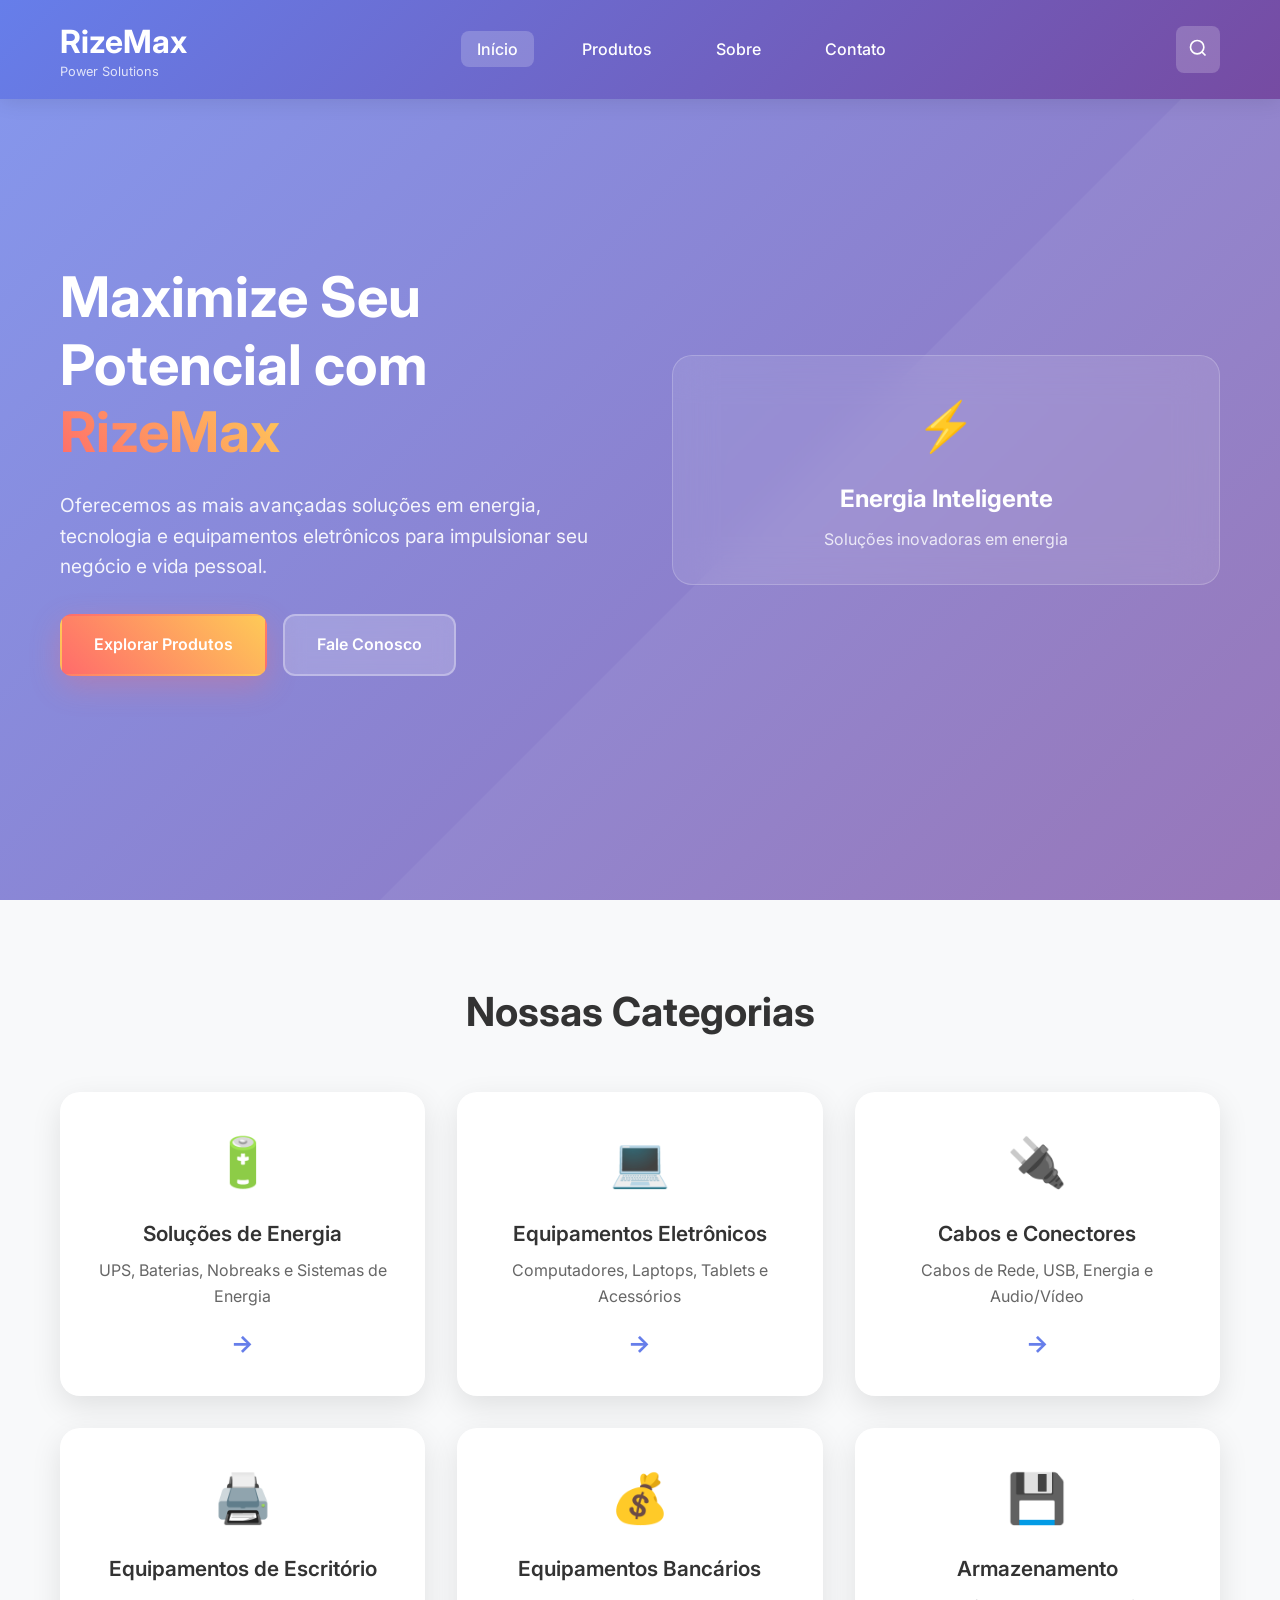
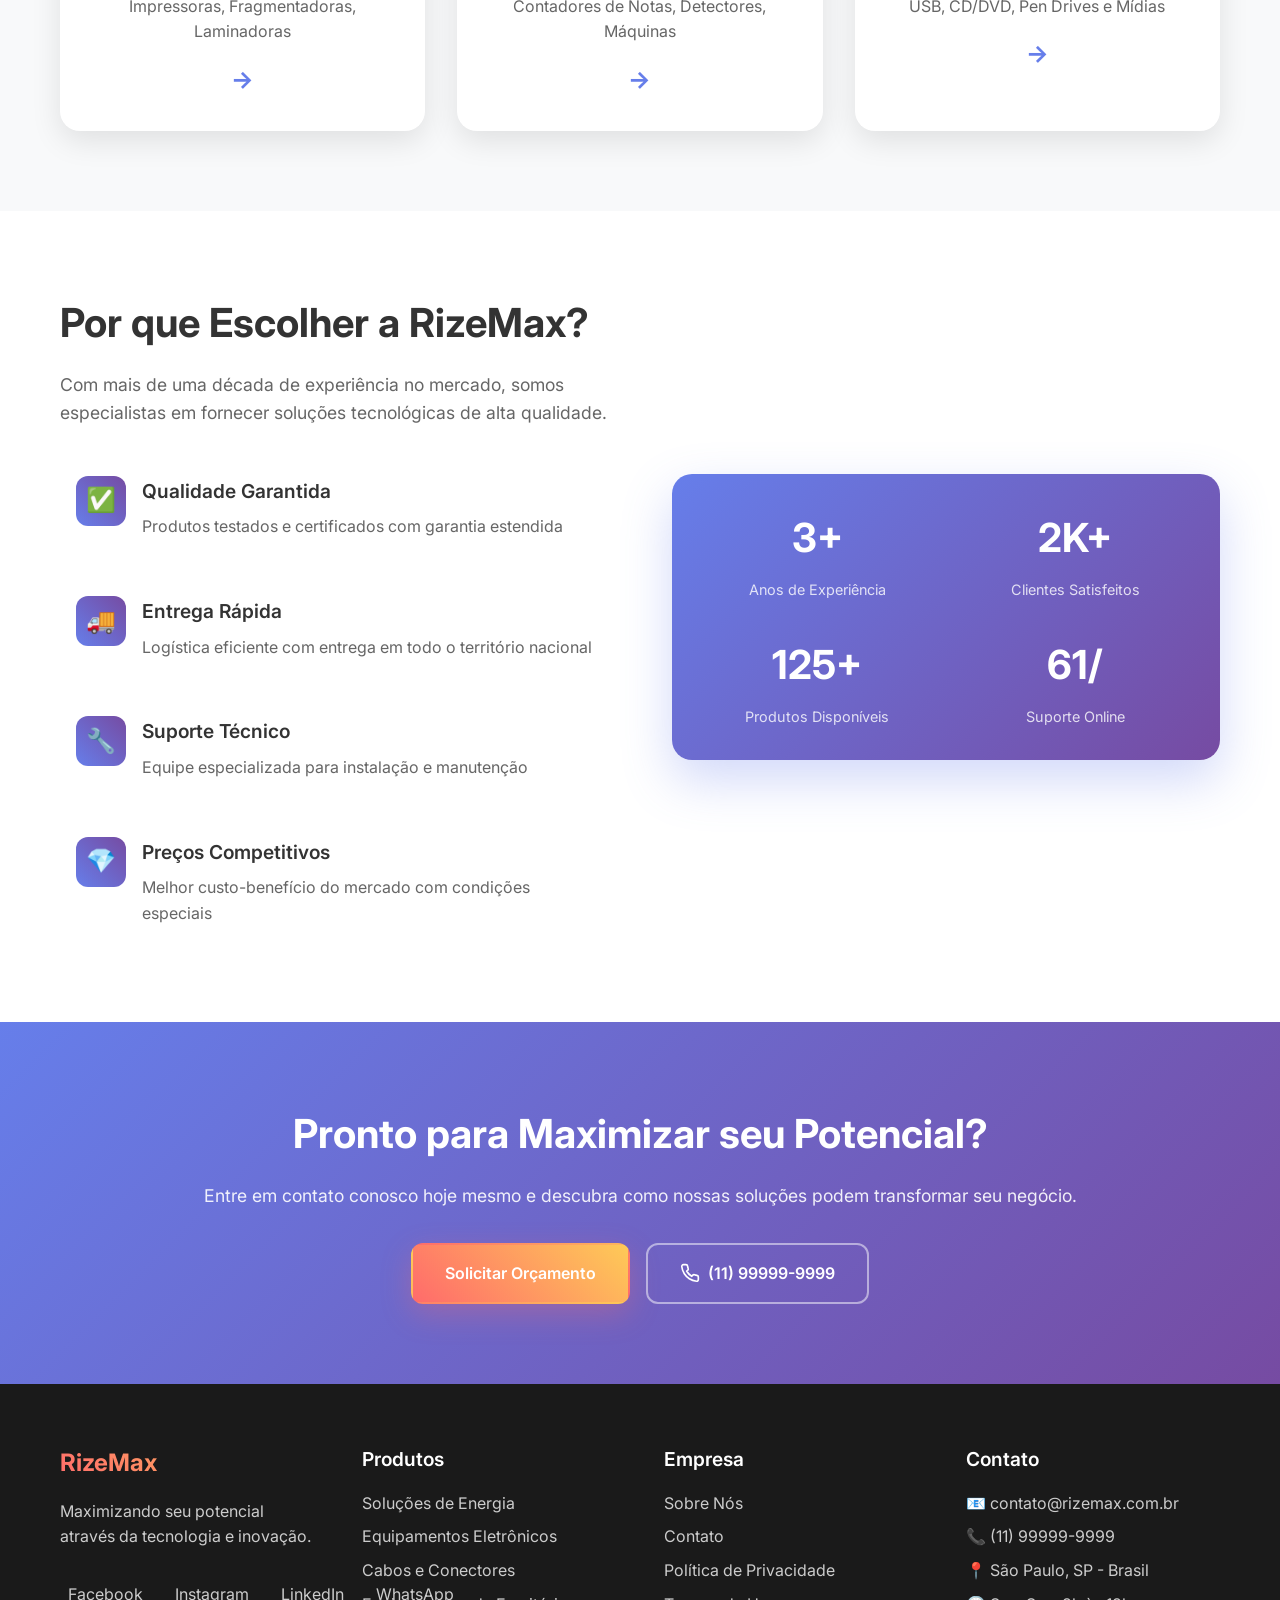
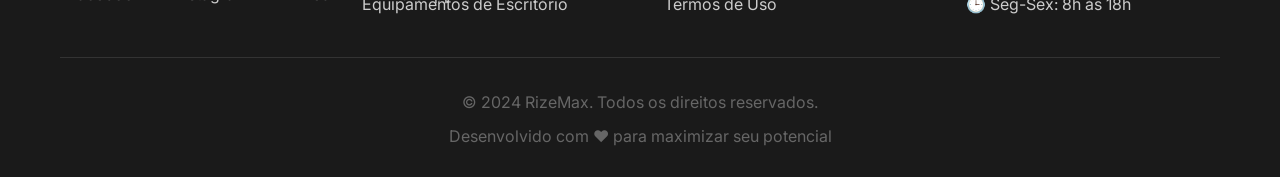
<file: index.html>
<!DOCTYPE html>
<html lang="pt-BR">
<head>
    <meta charset="UTF-8">
    <meta name="viewport" content="width=device-width, initial-scale=1.0">
    <title>RizeMax - Soluções em Energia e Tecnologia</title>
    <meta name="description" content="RizeMax oferece as melhores soluções em energia, tecnologia e equipamentos eletrônicos para empresas e consumidores.">
    <link rel="stylesheet" href="css/style.css">
    <link rel="preconnect" href="https://fonts.googleapis.com">
    <link rel="preconnect" href="https://fonts.gstatic.com" crossorigin>
    <link href="https://fonts.googleapis.com/css2?family=Inter:wght@300;400;500;600;700&display=swap" rel="stylesheet">
</head>
<body>
    <!-- Header -->
    <header class="header">
        <div class="container">
            <div class="nav-wrapper">
                <div class="logo">
                    <h1>RizeMax</h1>
                    <span class="tagline">Power Solutions</span>
                </div>
                
                <nav class="nav">
                    <ul class="nav-list">
                        <li><a href="index.html" class="nav-link active">Início</a></li>
                        <li class="dropdown">
                            <a href="produtos.html" class="nav-link">Produtos</a>
                            <div class="dropdown-content">
                                <a href="produtos.html#energia">Soluções de Energia</a>
                                <a href="produtos.html#eletronicos">Equipamentos Eletrônicos</a>
                                <a href="produtos.html#acessorios">Acessórios</a>
                                <a href="produtos.html#novidades">Novidades</a>
                            </div>
                        </li>
                        <li><a href="sobre.html" class="nav-link">Sobre</a></li>
                        <li><a href="contato.html" class="nav-link">Contato</a></li>
                    </ul>
                </nav>
                
                <div class="header-actions">
                    <button class="search-btn" onclick="toggleSearch()">
                        <svg width="20" height="20" viewBox="0 0 24 24" fill="none" stroke="currentColor" stroke-width="2">
                            <circle cx="11" cy="11" r="8"></circle>
                            <path d="m21 21-4.35-4.35"></path>
                        </svg>
                    </button>
                    <button class="mobile-menu-btn" onclick="toggleMobileMenu()">
                        <span></span>
                        <span></span>
                        <span></span>
                    </button>
                </div>
            </div>
            
            <!-- Search Bar -->
            <div class="search-bar" id="searchBar">
                <input type="text" placeholder="Buscar produtos..." class="search-input">
                <button class="search-submit">Buscar</button>
            </div>
        </div>
    </header>

    <!-- Hero Section -->
    <section class="hero">
        <div class="hero-background"></div>
        <div class="container">
            <div class="hero-content">
                <h1 class="hero-title">Maximize Seu Potencial com <span class="highlight">RizeMax</span></h1>
                <p class="hero-description">
                    Oferecemos as mais avançadas soluções em energia, tecnologia e equipamentos eletrônicos 
                    para impulsionar seu negócio e vida pessoal.
                </p>
                <div class="hero-actions">
                    <a href="produtos.html" class="btn btn-primary">Explorar Produtos</a>
                    <a href="contato.html" class="btn btn-secondary">Fale Conosco</a>
                </div>
            </div>
            <div class="hero-image">
                <div class="hero-card">
                    <div class="card-icon">⚡</div>
                    <h3>Energia Inteligente</h3>
                    <p>Soluções inovadoras em energia</p>
                </div>
            </div>
        </div>
    </section>

    <!-- Categories Section -->
    <section class="categories">
        <div class="container">
            <h2 class="section-title">Nossas Categorias</h2>
            <div class="categories-grid">
                <div class="category-card" onclick="window.location.href='produtos.html#energia'">
                    <div class="category-icon">🔋</div>
                    <h3>Soluções de Energia</h3>
                    <p>UPS, Baterias, Nobreaks e Sistemas de Energia</p>
                    <div class="category-arrow">→</div>
                </div>
                
                <div class="category-card" onclick="window.location.href='produtos.html#eletronicos'">
                    <div class="category-icon">💻</div>
                    <h3>Equipamentos Eletrônicos</h3>
                    <p>Computadores, Laptops, Tablets e Acessórios</p>
                    <div class="category-arrow">→</div>
                </div>
                
                <div class="category-card" onclick="window.location.href='produtos.html#cabos'">
                    <div class="category-icon">🔌</div>
                    <h3>Cabos e Conectores</h3>
                    <p>Cabos de Rede, USB, Energia e Audio/Vídeo</p>
                    <div class="category-arrow">→</div>
                </div>
                
                <div class="category-card" onclick="window.location.href='produtos.html#escritorio'">
                    <div class="category-icon">🖨️</div>
                    <h3>Equipamentos de Escritório</h3>
                    <p>Impressoras, Fragmentadoras, Laminadoras</p>
                    <div class="category-arrow">→</div>
                </div>
                
                <div class="category-card" onclick="window.location.href='produtos.html#bancarios'">
                    <div class="category-icon">💰</div>
                    <h3>Equipamentos Bancários</h3>
                    <p>Contadores de Notas, Detectores, Máquinas</p>
                    <div class="category-arrow">→</div>
                </div>
                
                <div class="category-card" onclick="window.location.href='produtos.html#armazenamento'">
                    <div class="category-icon">💾</div>
                    <h3>Armazenamento</h3>
                    <p>USB, CD/DVD, Pen Drives e Mídias</p>
                    <div class="category-arrow">→</div>
                </div>
            </div>
        </div>
    </section>

    <!-- Features Section -->
    <section class="features">
        <div class="container">
            <div class="features-content">
                <div class="features-text">
                    <h2>Por que Escolher a RizeMax?</h2>
                    <p>Com mais de uma década de experiência no mercado, somos especialistas em fornecer soluções tecnológicas de alta qualidade.</p>
                    
                    <div class="features-list">
                        <div class="feature-item">
                            <div class="feature-icon">✅</div>
                            <div>
                                <h4>Qualidade Garantida</h4>
                                <p>Produtos testados e certificados com garantia estendida</p>
                            </div>
                        </div>
                        
                        <div class="feature-item">
                            <div class="feature-icon">🚚</div>
                            <div>
                                <h4>Entrega Rápida</h4>
                                <p>Logística eficiente com entrega em todo o território nacional</p>
                            </div>
                        </div>
                        
                        <div class="feature-item">
                            <div class="feature-icon">🔧</div>
                            <div>
                                <h4>Suporte Técnico</h4>
                                <p>Equipe especializada para instalação e manutenção</p>
                            </div>
                        </div>
                        
                        <div class="feature-item">
                            <div class="feature-icon">💎</div>
                            <div>
                                <h4>Preços Competitivos</h4>
                                <p>Melhor custo-benefício do mercado com condições especiais</p>
                            </div>
                        </div>
                    </div>
                </div>
                
                <div class="features-image">
                    <div class="stats-card">
                        <div class="stat">
                            <h3>15+</h3>
                            <p>Anos de Experiência</p>
                        </div>
                        <div class="stat">
                            <h3>10K+</h3>
                            <p>Clientes Satisfeitos</p>
                        </div>
                        <div class="stat">
                            <h3>500+</h3>
                            <p>Produtos Disponíveis</p>
                        </div>
                        <div class="stat">
                            <h3>24/7</h3>
                            <p>Suporte Online</p>
                        </div>
                    </div>
                </div>
            </div>
        </div>
    </section>

    <!-- CTA Section -->
    <section class="cta">
        <div class="container">
            <div class="cta-content">
                <h2>Pronto para Maximizar seu Potencial?</h2>
                <p>Entre em contato conosco hoje mesmo e descubra como nossas soluções podem transformar seu negócio.</p>
                <div class="cta-actions">
                    <a href="contato.html" class="btn btn-primary">Solicitar Orçamento</a>
                    <a href="tel:+5511999999999" class="btn btn-outline">
                        <svg width="20" height="20" viewBox="0 0 24 24" fill="none" stroke="currentColor" stroke-width="2">
                            <path d="M22 16.92v3a2 2 0 0 1-2.18 2 19.79 19.79 0 0 1-8.63-3.07 19.5 19.5 0 0 1-6-6 19.79 19.79 0 0 1-3.07-8.67A2 2 0 0 1 4.11 2h3a2 2 0 0 1 2 1.72 12.84 12.84 0 0 0 .7 2.81 2 2 0 0 1-.45 2.11L8.09 9.91a16 16 0 0 0 6 6l1.27-1.27a2 2 0 0 1 2.11-.45 12.84 12.84 0 0 0 2.81.7A2 2 0 0 1 22 16.92z"></path>
                        </svg>
                        (11) 99999-9999
                    </a>
                </div>
            </div>
        </div>
    </section>

    <!-- Footer -->
    <footer class="footer">
        <div class="container">
            <div class="footer-content">
                <div class="footer-section">
                    <div class="footer-logo">
                        <h3>RizeMax</h3>
                        <p>Maximizando seu potencial através da tecnologia e inovação.</p>
                    </div>
                    <div class="social-links">
                        <a href="#" class="social-link">Facebook</a>
                        <a href="#" class="social-link">Instagram</a>
                        <a href="#" class="social-link">LinkedIn</a>
                        <a href="#" class="social-link">WhatsApp</a>
                    </div>
                </div>
                
                <div class="footer-section">
                    <h4>Produtos</h4>
                    <ul class="footer-links">
                        <li><a href="produtos.html#energia">Soluções de Energia</a></li>
                        <li><a href="produtos.html#eletronicos">Equipamentos Eletrônicos</a></li>
                        <li><a href="produtos.html#cabos">Cabos e Conectores</a></li>
                        <li><a href="produtos.html#escritorio">Equipamentos de Escritório</a></li>
                    </ul>
                </div>
                
                <div class="footer-section">
                    <h4>Empresa</h4>
                    <ul class="footer-links">
                        <li><a href="sobre.html">Sobre Nós</a></li>
                        <li><a href="contato.html">Contato</a></li>
                        <li><a href="#" data-policy="privacy">Política de Privacidade</a></li>
                        <li><a href="#" data-policy="terms">Termos de Uso</a></li>
                    </ul>
                </div>
                
                <div class="footer-section">
                    <h4>Contato</h4>
                    <div class="contact-info">
                        <p>📧 contato@rizemax.com.br</p>
                        <p>📞 (11) 99999-9999</p>
                        <p>📍 São Paulo, SP - Brasil</p>
                        <p>🕒 Seg-Sex: 8h às 18h</p>
                    </div>
                </div>
            </div>
            
            <div class="footer-bottom">
                <p>&copy; 2024 RizeMax. Todos os direitos reservados.</p>
                <p>Desenvolvido com ❤️ para maximizar seu potencial</p>
            </div>
        </div>
    </footer>

    <!-- JavaScript -->
    <script src="js/script.js"></script>
    <script src="images/placeholder-config.js"></script>
</body>
</html>
</file>
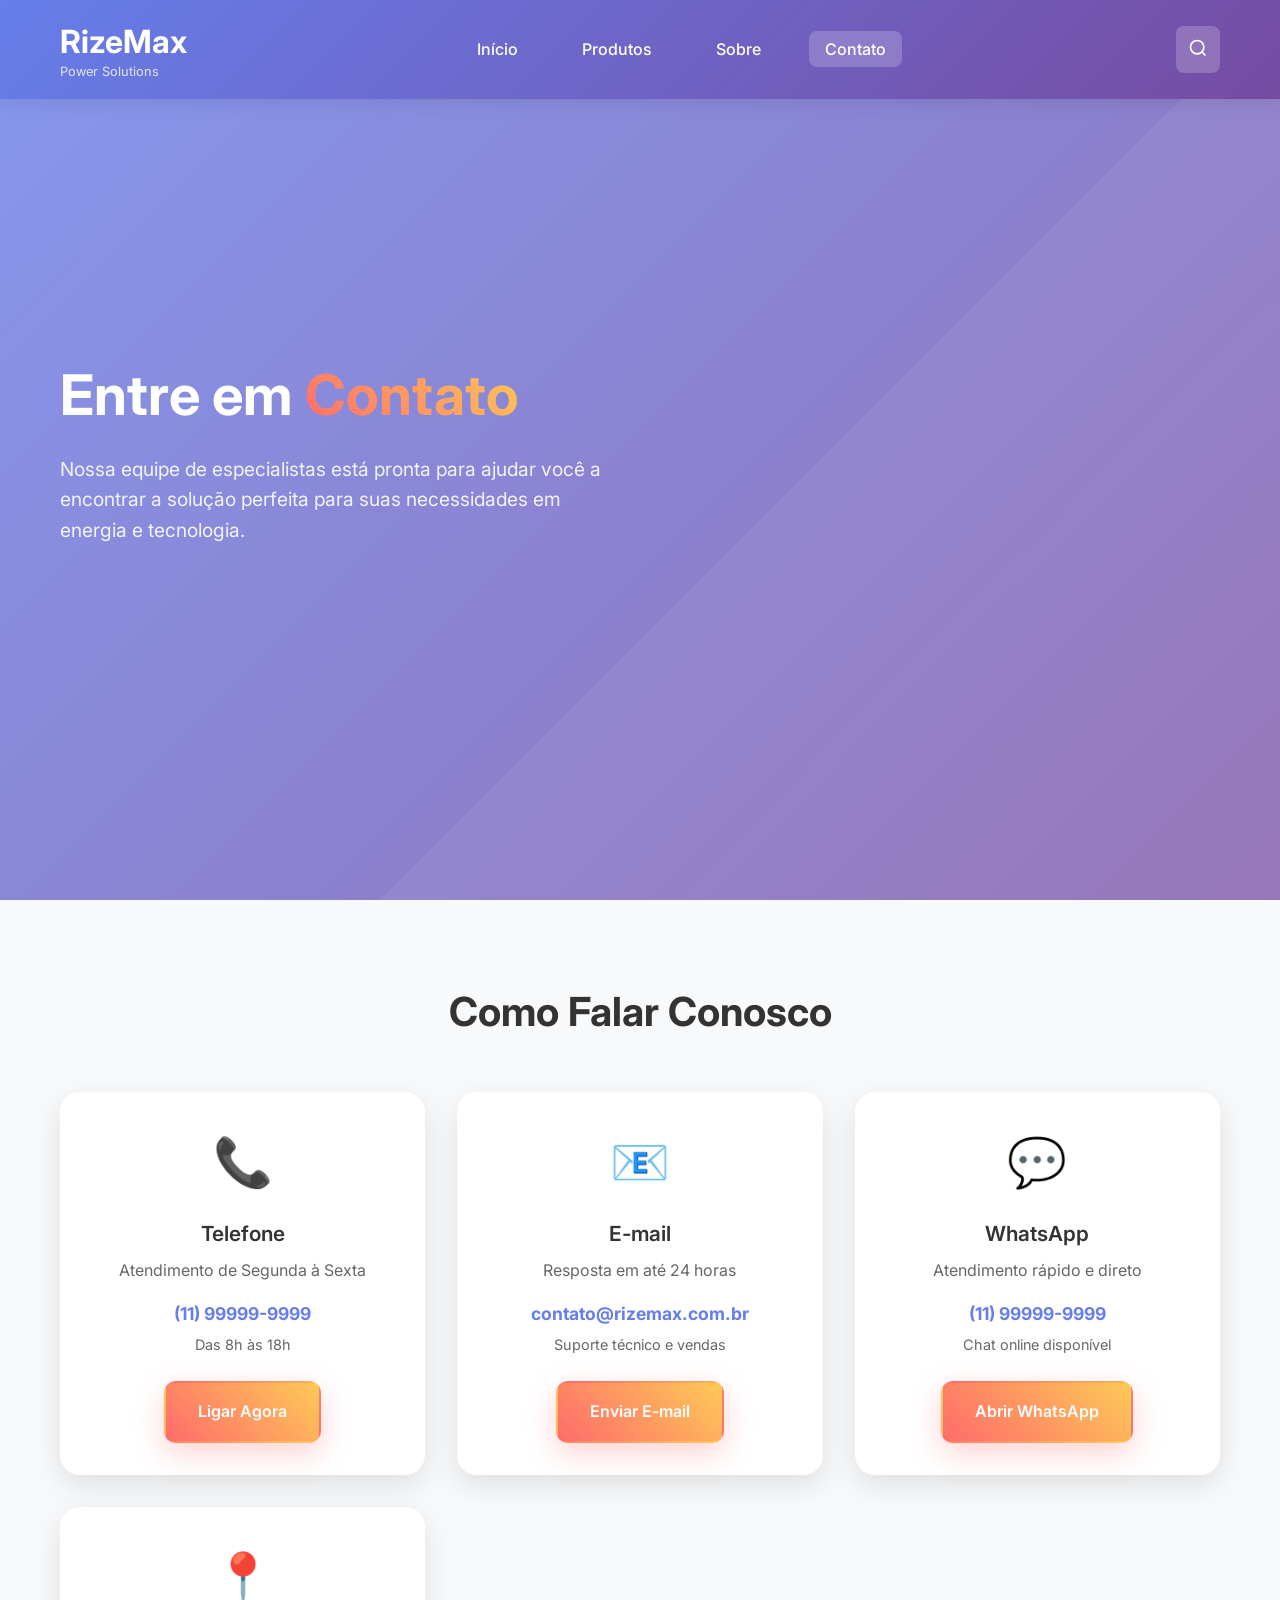
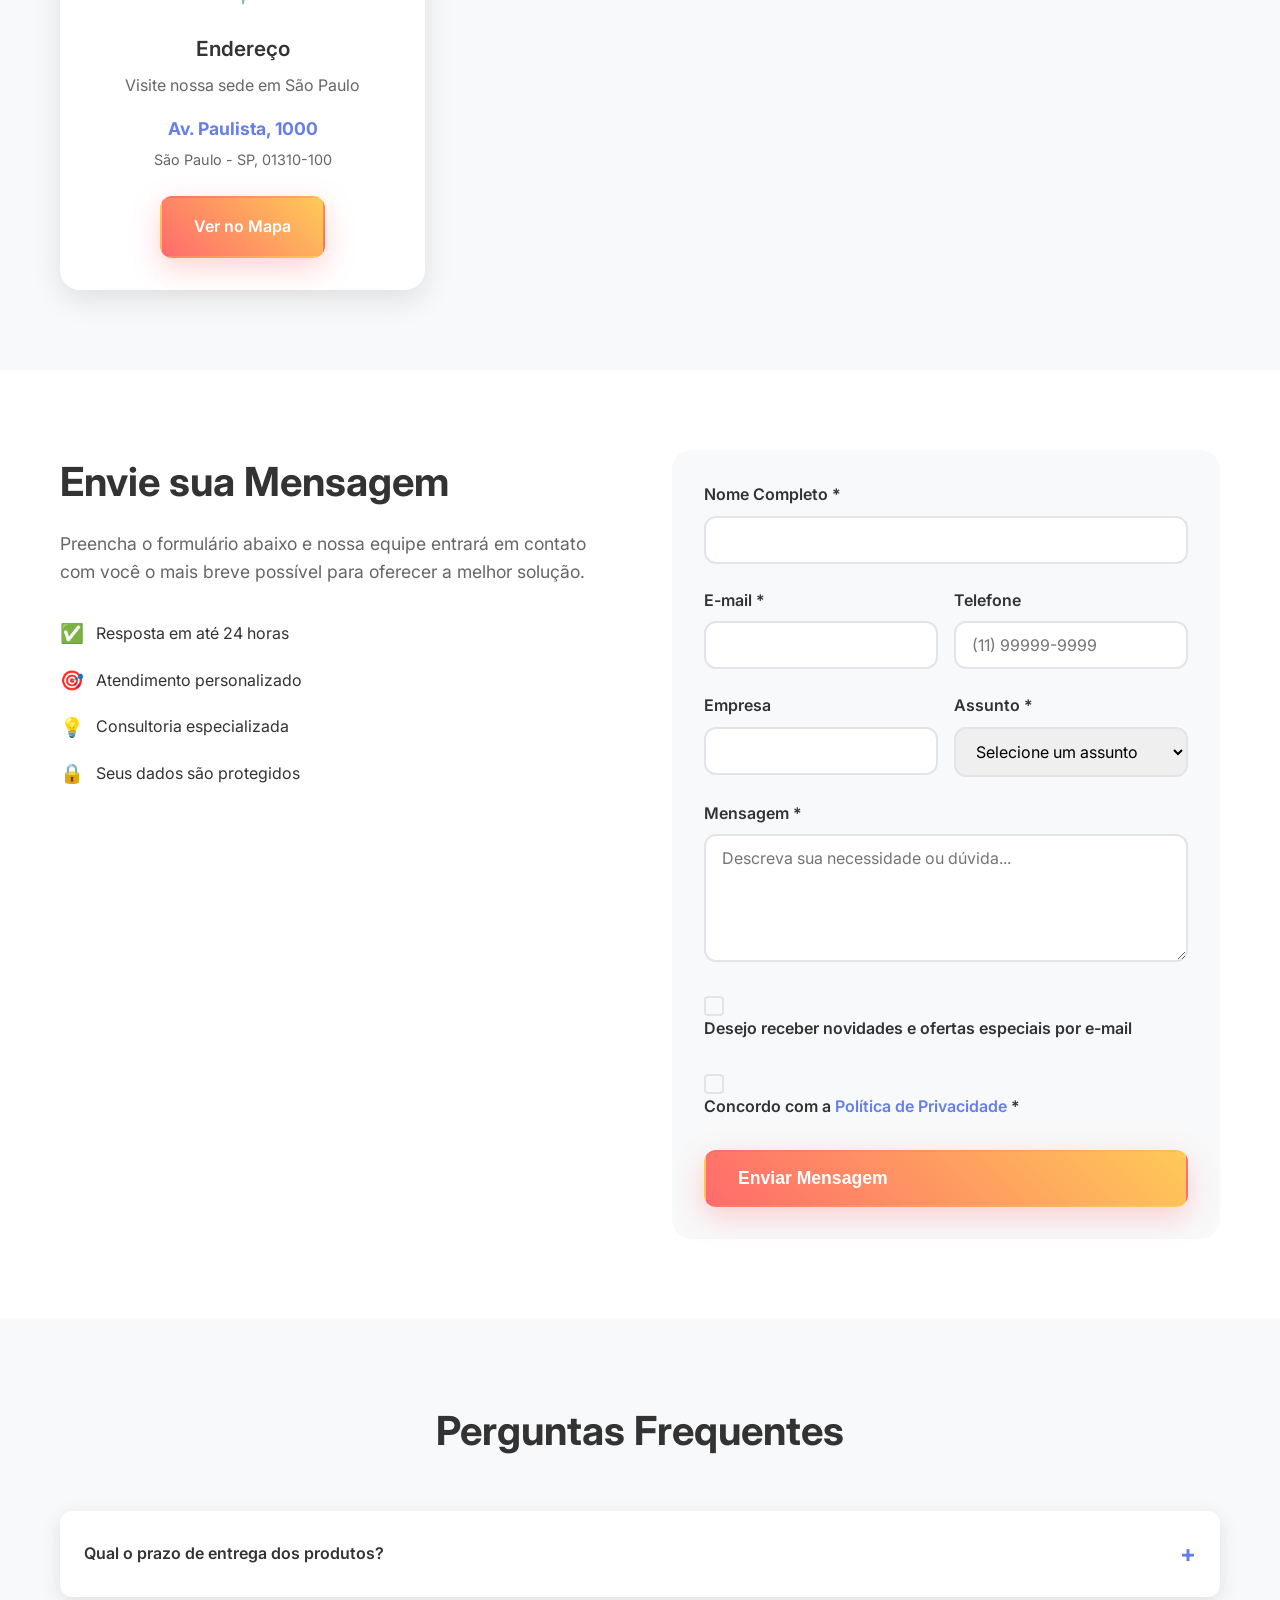
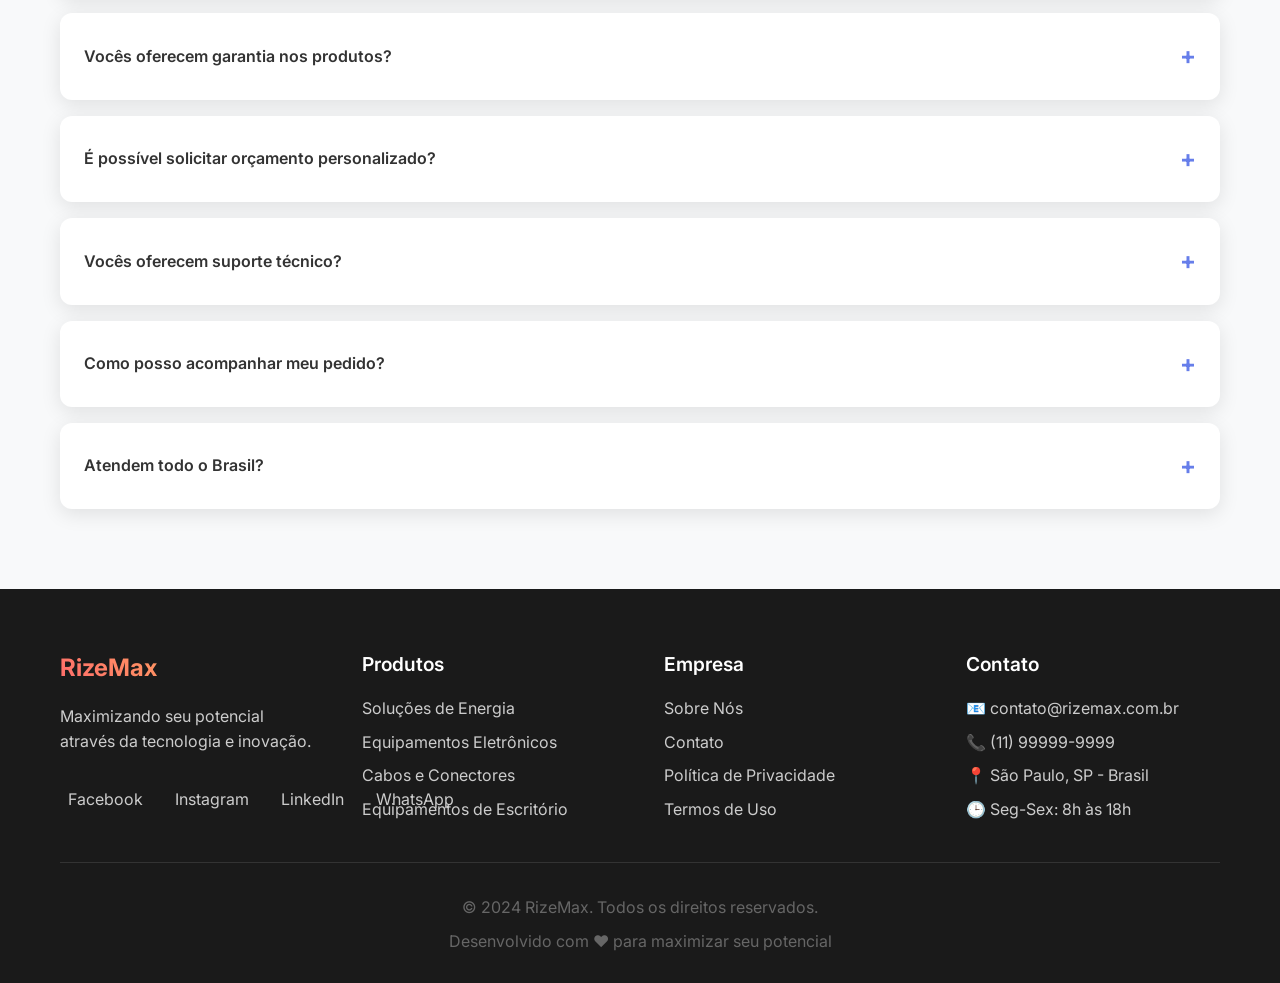
<file: contato.html>
<!DOCTYPE html>
<html lang="pt-BR">
<head>
    <meta charset="UTF-8">
    <meta name="viewport" content="width=device-width, initial-scale=1.0">
    <title>Contato - RizeMax | Fale Conosco</title>
    <meta name="description" content="Entre em contato com a RizeMax. Nossos especialistas estão prontos para ajudar você com soluções em energia e tecnologia.">
    <link rel="stylesheet" href="css/style.css">
    <link rel="preconnect" href="https://fonts.googleapis.com">
    <link rel="preconnect" href="https://fonts.gstatic.com" crossorigin>
    <link href="https://fonts.googleapis.com/css2?family=Inter:wght@300;400;500;600;700&display=swap" rel="stylesheet">
</head>
<body>
    <!-- Header -->
    <header class="header">
        <div class="container">
            <div class="nav-wrapper">
                <div class="logo">
                    <h1><a href="index.html">RizeMax</a></h1>
                    <span class="tagline">Power Solutions</span>
                </div>
                
                <nav class="nav">
                    <ul class="nav-list">
                        <li><a href="index.html" class="nav-link">Início</a></li>
                        <li class="dropdown">
                            <a href="produtos.html" class="nav-link">Produtos</a>
                            <div class="dropdown-content">
                                <a href="produtos.html#energia">Soluções de Energia</a>
                                <a href="produtos.html#eletronicos">Equipamentos Eletrônicos</a>
                                <a href="produtos.html#acessorios">Acessórios</a>
                                <a href="produtos.html#novidades">Novidades</a>
                            </div>
                        </li>
                        <li><a href="sobre.html" class="nav-link">Sobre</a></li>
                        <li><a href="contato.html" class="nav-link active">Contato</a></li>
                    </ul>
                </nav>
                
                <div class="header-actions">
                    <button class="search-btn" onclick="toggleSearch()">
                        <svg width="20" height="20" viewBox="0 0 24 24" fill="none" stroke="currentColor" stroke-width="2">
                            <circle cx="11" cy="11" r="8"></circle>
                            <path d="m21 21-4.35-4.35"></path>
                        </svg>
                    </button>
                    <button class="mobile-menu-btn" onclick="toggleMobileMenu()">
                        <span></span>
                        <span></span>
                        <span></span>
                    </button>
                </div>
            </div>
            
            <!-- Search Bar -->
            <div class="search-bar" id="searchBar">
                <input type="text" placeholder="Buscar produtos..." class="search-input">
                <button class="search-submit">Buscar</button>
            </div>
        </div>
    </header>

    <!-- Hero Section -->
    <section class="hero">
        <div class="hero-background"></div>
        <div class="container">
            <div class="hero-content">
                <h1 class="hero-title">Entre em <span class="highlight">Contato</span></h1>
                <p class="hero-description">
                    Nossa equipe de especialistas está pronta para ajudar você a encontrar 
                    a solução perfeita para suas necessidades em energia e tecnologia.
                </p>
            </div>
        </div>
    </section>

    <!-- Contact Methods -->
    <section class="contact-methods">
        <div class="container">
            <h2 class="section-title">Como Falar Conosco</h2>
            <div class="methods-grid">
                <div class="method-card">
                    <div class="method-icon">📞</div>
                    <h3>Telefone</h3>
                    <p>Atendimento de Segunda à Sexta</p>
                    <div class="method-info">
                        <strong>(11) 99999-9999</strong>
                        <span>Das 8h às 18h</span>
                    </div>
                    <a href="tel:+5511999999999" class="btn btn-primary">Ligar Agora</a>
                </div>

                <div class="method-card">
                    <div class="method-icon">📧</div>
                    <h3>E-mail</h3>
                    <p>Resposta em até 24 horas</p>
                    <div class="method-info">
                        <strong>contato@rizemax.com.br</strong>
                        <span>Suporte técnico e vendas</span>
                    </div>
                    <a href="mailto:contato@rizemax.com.br" class="btn btn-primary">Enviar E-mail</a>
                </div>

                <div class="method-card">
                    <div class="method-icon">💬</div>
                    <h3>WhatsApp</h3>
                    <p>Atendimento rápido e direto</p>
                    <div class="method-info">
                        <strong>(11) 99999-9999</strong>
                        <span>Chat online disponível</span>
                    </div>
                    <a href="https://wa.me/5511999999999" class="btn btn-primary" target="_blank">Abrir WhatsApp</a>
                </div>

                <div class="method-card">
                    <div class="method-icon">📍</div>
                    <h3>Endereço</h3>
                    <p>Visite nossa sede em São Paulo</p>
                    <div class="method-info">
                        <strong>Av. Paulista, 1000</strong>
                        <span>São Paulo - SP, 01310-100</span>
                    </div>
                    <a href="#" class="btn btn-primary" onclick="showMap()">Ver no Mapa</a>
                </div>
            </div>
        </div>
    </section>

    <!-- Contact Form -->
    <section class="contact-form-section">
        <div class="container">
            <div class="contact-content">
                <div class="form-text">
                    <h2>Envie sua Mensagem</h2>
                    <p>
                        Preencha o formulário abaixo e nossa equipe entrará em contato 
                        com você o mais breve possível para oferecer a melhor solução.
                    </p>
                    
                    <div class="form-benefits">
                        <div class="benefit-item">
                            <div class="benefit-icon">✅</div>
                            <span>Resposta em até 24 horas</span>
                        </div>
                        <div class="benefit-item">
                            <div class="benefit-icon">🎯</div>
                            <span>Atendimento personalizado</span>
                        </div>
                        <div class="benefit-item">
                            <div class="benefit-icon">💡</div>
                            <span>Consultoria especializada</span>
                        </div>
                        <div class="benefit-item">
                            <div class="benefit-icon">🔒</div>
                            <span>Seus dados são protegidos</span>
                        </div>
                    </div>
                </div>

                <form class="contact-form" id="contactForm" onsubmit="submitForm(event)">
                    <div class="form-group">
                        <label for="name">Nome Completo *</label>
                        <input type="text" id="name" name="name" required>
                    </div>

                    <div class="form-row">
                        <div class="form-group">
                            <label for="email">E-mail *</label>
                            <input type="email" id="email" name="email" required>
                        </div>
                        <div class="form-group">
                            <label for="phone">Telefone</label>
                            <input type="tel" id="phone" name="phone" placeholder="(11) 99999-9999">
                        </div>
                    </div>

                    <div class="form-row">
                        <div class="form-group">
                            <label for="company">Empresa</label>
                            <input type="text" id="company" name="company">
                        </div>
                        <div class="form-group">
                            <label for="subject">Assunto *</label>
                            <select id="subject" name="subject" required>
                                <option value="">Selecione um assunto</option>
                                <option value="orcamento">Solicitar Orçamento</option>
                                <option value="suporte">Suporte Técnico</option>
                                <option value="produto">Informações sobre Produtos</option>
                                <option value="parceria">Parceria Comercial</option>
                                <option value="outros">Outros</option>
                            </select>
                        </div>
                    </div>

                    <div class="form-group">
                        <label for="message">Mensagem *</label>
                        <textarea id="message" name="message" rows="5" required placeholder="Descreva sua necessidade ou dúvida..."></textarea>
                    </div>

                    <div class="form-group checkbox-group">
                        <label class="checkbox-label">
                            <input type="checkbox" id="newsletter" name="newsletter">
                            <span class="checkmark"></span>
                            Desejo receber novidades e ofertas especiais por e-mail
                        </label>
                    </div>

                    <div class="form-group checkbox-group">
                        <label class="checkbox-label">
                            <input type="checkbox" id="privacy" name="privacy" required>
                            <span class="checkmark"></span>
                            Concordo com a <a href="#" data-policy="privacy">Política de Privacidade</a> *
                        </label>
                    </div>

                    <button type="submit" class="btn btn-primary btn-submit">
                        <span class="btn-text">Enviar Mensagem</span>
                        <span class="btn-loading" style="display: none;">Enviando...</span>
                    </button>
                </form>
            </div>
        </div>
    </section>

    <!-- FAQ Section -->
    <section class="faq">
        <div class="container">
            <h2 class="section-title">Perguntas Frequentes</h2>
            <div class="faq-grid">
                <div class="faq-item">
                    <div class="faq-question" onclick="toggleFaq(this)">
                        <span>Qual o prazo de entrega dos produtos?</span>
                        <div class="faq-icon">+</div>
                    </div>
                    <div class="faq-answer">
                        <p>O prazo de entrega varia conforme o produto e localização. Geralmente, produtos em estoque são entregues em 2-5 dias úteis para a região metropolitana de São Paulo e 5-10 dias úteis para outras regiões do Brasil.</p>
                    </div>
                </div>

                <div class="faq-item">
                    <div class="faq-question" onclick="toggleFaq(this)">
                        <span>Vocês oferecem garantia nos produtos?</span>
                        <div class="faq-icon">+</div>
                    </div>
                    <div class="faq-answer">
                        <p>Sim, todos os nossos produtos possuem garantia do fabricante. Além disso, oferecemos garantia estendida e suporte técnico especializado para garantir a melhor experiência do cliente.</p>
                    </div>
                </div>

                <div class="faq-item">
                    <div class="faq-question" onclick="toggleFaq(this)">
                        <span>É possível solicitar orçamento personalizado?</span>
                        <div class="faq-icon">+</div>
                    </div>
                    <div class="faq-answer">
                        <p>Claro! Nossa equipe de especialistas pode desenvolver soluções personalizadas de acordo com suas necessidades específicas. Entre em contato para discutir seu projeto.</p>
                    </div>
                </div>

                <div class="faq-item">
                    <div class="faq-question" onclick="toggleFaq(this)">
                        <span>Vocês oferecem suporte técnico?</span>
                        <div class="faq-icon">+</div>
                    </div>
                    <div class="faq-answer">
                        <p>Sim, oferecemos suporte técnico completo, incluindo instalação, configuração, manutenção e treinamento. Nossa equipe está disponível para garantir o funcionamento perfeito dos equipamentos.</p>
                    </div>
                </div>

                <div class="faq-item">
                    <div class="faq-question" onclick="toggleFaq(this)">
                        <span>Como posso acompanhar meu pedido?</span>
                        <div class="faq-icon">+</div>
                    </div>
                    <div class="faq-answer">
                        <p>Após a confirmação do pedido, você receberá um código de rastreamento por e-mail para acompanhar sua entrega em tempo real. Também pode entrar em contato conosco a qualquer momento.</p>
                    </div>
                </div>

                <div class="faq-item">
                    <div class="faq-question" onclick="toggleFaq(this)">
                        <span>Atendem todo o Brasil?</span>
                        <div class="faq-icon">+</div>
                    </div>
                    <div class="faq-answer">
                        <p>Sim, atendemos todo o território nacional. Temos parceiros estratégicos em diversas regiões para garantir a melhor logística e suporte local aos nossos clientes.</p>
                    </div>
                </div>
            </div>
        </div>
    </section>

    <!-- Footer -->
    <footer class="footer">
        <div class="container">
            <div class="footer-content">
                <div class="footer-section">
                    <div class="footer-logo">
                        <h3>RizeMax</h3>
                        <p>Maximizando seu potencial através da tecnologia e inovação.</p>
                    </div>
                    <div class="social-links">
                        <a href="#" class="social-link">Facebook</a>
                        <a href="#" class="social-link">Instagram</a>
                        <a href="#" class="social-link">LinkedIn</a>
                        <a href="#" class="social-link">WhatsApp</a>
                    </div>
                </div>
                
                <div class="footer-section">
                    <h4>Produtos</h4>
                    <ul class="footer-links">
                        <li><a href="produtos.html#energia">Soluções de Energia</a></li>
                        <li><a href="produtos.html#eletronicos">Equipamentos Eletrônicos</a></li>
                        <li><a href="produtos.html#cabos">Cabos e Conectores</a></li>
                        <li><a href="produtos.html#escritorio">Equipamentos de Escritório</a></li>
                    </ul>
                </div>
                
                <div class="footer-section">
                    <h4>Empresa</h4>
                    <ul class="footer-links">
                        <li><a href="sobre.html">Sobre Nós</a></li>
                        <li><a href="contato.html">Contato</a></li>
                        <li><a href="#" data-policy="privacy">Política de Privacidade</a></li>
                        <li><a href="#" data-policy="terms">Termos de Uso</a></li>
                    </ul>
                </div>
                
                <div class="footer-section">
                    <h4>Contato</h4>
                    <div class="contact-info">
                        <p>📧 contato@rizemax.com.br</p>
                        <p>📞 (11) 99999-9999</p>
                        <p>📍 São Paulo, SP - Brasil</p>
                        <p>🕒 Seg-Sex: 8h às 18h</p>
                    </div>
                </div>
            </div>
            
            <div class="footer-bottom">
                <p>&copy; 2024 RizeMax. Todos os direitos reservados.</p>
                <p>Desenvolvido com ❤️ para maximizar seu potencial</p>
            </div>
        </div>
    </footer>

    <!-- JavaScript -->
    <script src="js/script.js"></script>
    <script src="js/contato.js"></script>
    <script src="images/placeholder-config.js"></script>
</body>
</html>
</file>
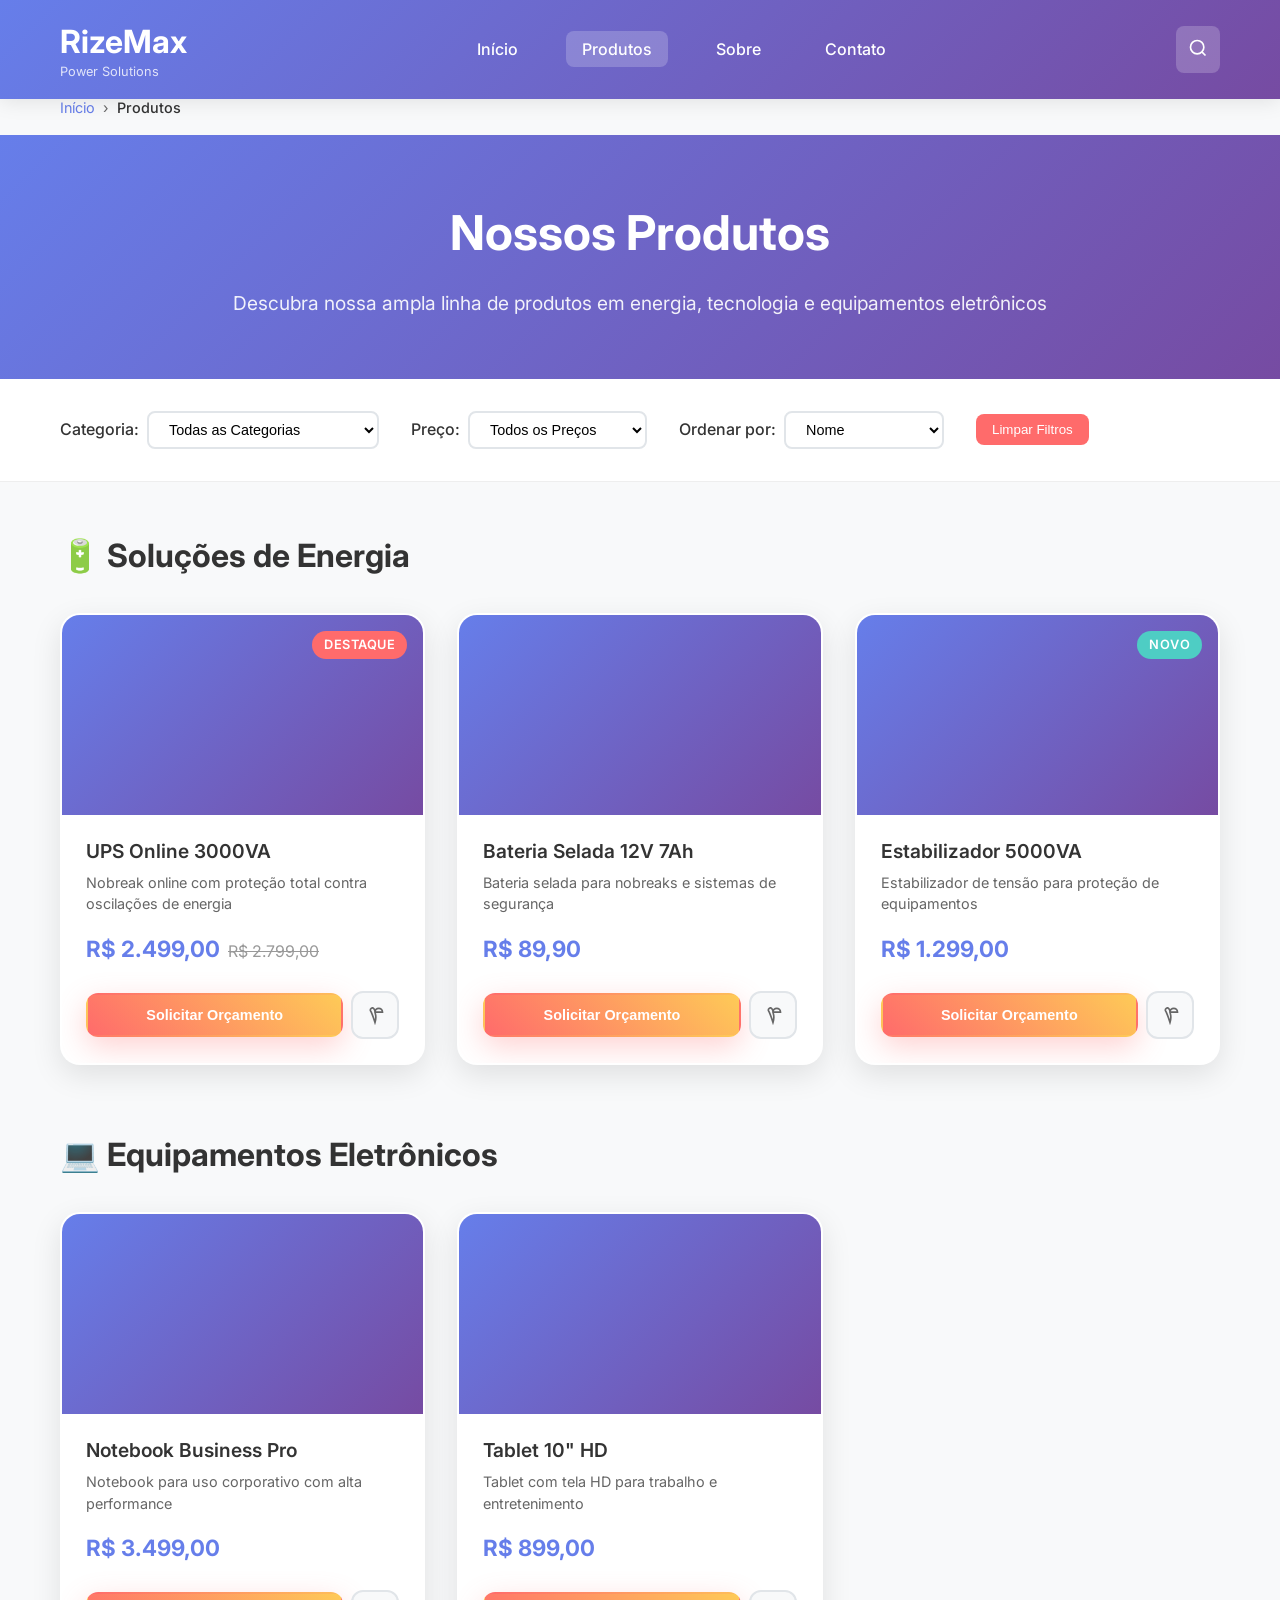
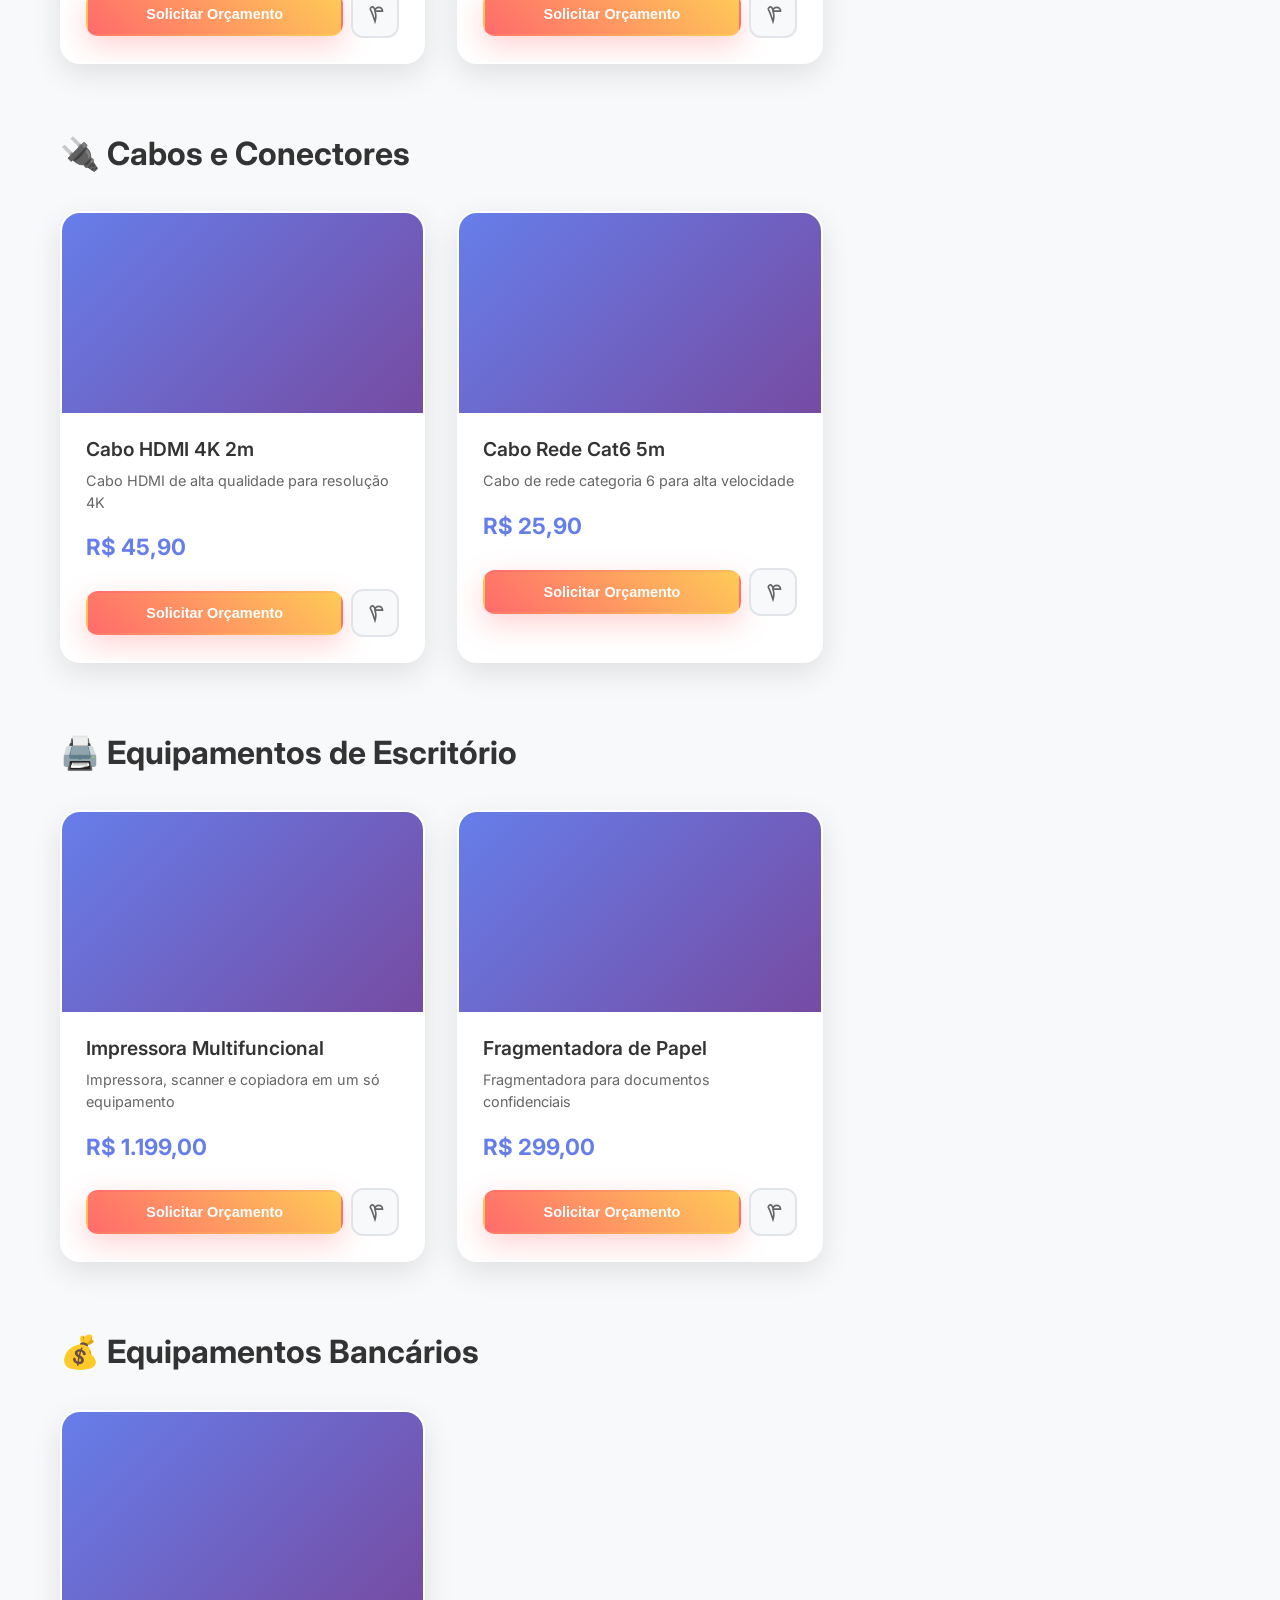
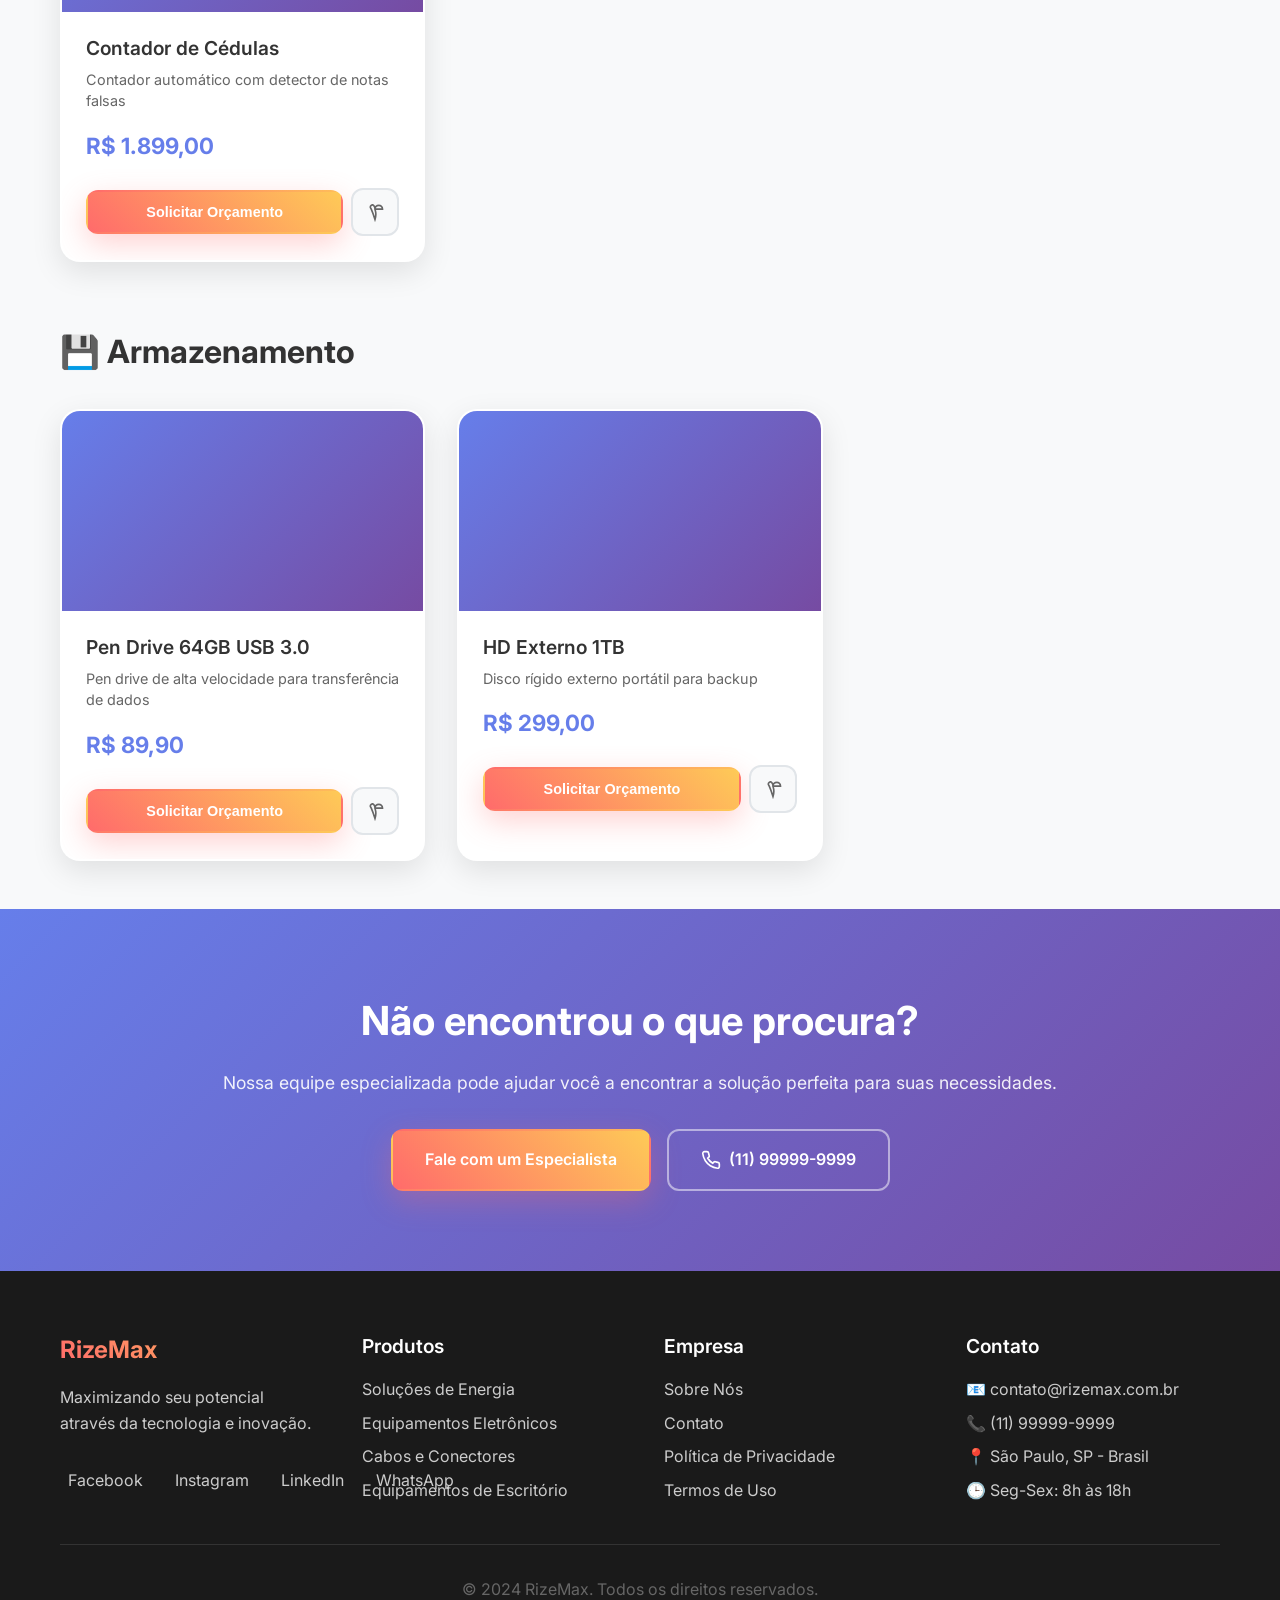
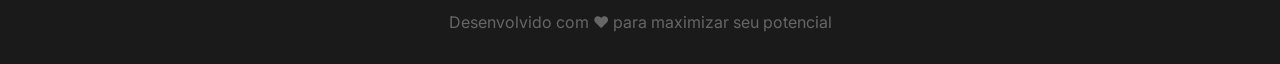
<file: produtos.html>
<!DOCTYPE html>
<html lang="pt-BR">
<head>
    <meta charset="UTF-8">
    <meta name="viewport" content="width=device-width, initial-scale=1.0">
    <title>Produtos - RizeMax | Soluções em Energia e Tecnologia</title>
    <meta name="description" content="Explore nossa ampla gama de produtos em energia, tecnologia e equipamentos eletrônicos. Qualidade garantida e preços competitivos.">
    <link rel="stylesheet" href="css/style.css">
    <link rel="stylesheet" href="css/produtos.css">
    <link rel="preconnect" href="https://fonts.googleapis.com">
    <link rel="preconnect" href="https://fonts.gstatic.com" crossorigin>
    <link href="https://fonts.googleapis.com/css2?family=Inter:wght@300;400;500;600;700&display=swap" rel="stylesheet">
</head>
<body>
    <!-- Header -->
    <header class="header">
        <div class="container">
            <div class="nav-wrapper">
                <div class="logo">
                    <h1><a href="index.html">RizeMax</a></h1>
                    <span class="tagline">Power Solutions</span>
                </div>
                
                <nav class="nav">
                    <ul class="nav-list">
                        <li><a href="index.html" class="nav-link">Início</a></li>
                        <li class="dropdown">
                            <a href="produtos.html" class="nav-link active">Produtos</a>
                            <div class="dropdown-content">
                                <a href="#energia">Soluções de Energia</a>
                                <a href="#eletronicos">Equipamentos Eletrônicos</a>
                                <a href="#acessorios">Acessórios</a>
                                <a href="#novidades">Novidades</a>
                            </div>
                        </li>
                        <li><a href="sobre.html" class="nav-link">Sobre</a></li>
                        <li><a href="contato.html" class="nav-link">Contato</a></li>
                    </ul>
                </nav>
                
                <div class="header-actions">
                    <button class="search-btn" onclick="toggleSearch()">
                        <svg width="20" height="20" viewBox="0 0 24 24" fill="none" stroke="currentColor" stroke-width="2">
                            <circle cx="11" cy="11" r="8"></circle>
                            <path d="m21 21-4.35-4.35"></path>
                        </svg>
                    </button>
                    <button class="mobile-menu-btn" onclick="toggleMobileMenu()">
                        <span></span>
                        <span></span>
                        <span></span>
                    </button>
                </div>
            </div>
            
            <!-- Search Bar -->
            <div class="search-bar" id="searchBar">
                <input type="text" placeholder="Buscar produtos..." class="search-input">
                <button class="search-submit">Buscar</button>
            </div>
        </div>
    </header>

    <!-- Breadcrumb -->
    <section class="breadcrumb">
        <div class="container">
            <nav class="breadcrumb-nav">
                <a href="index.html">Início</a>
                <span class="separator">›</span>
                <span class="current">Produtos</span>
            </nav>
        </div>
    </section>

    <!-- Page Header -->
    <section class="page-header">
        <div class="container">
            <h1>Nossos Produtos</h1>
            <p>Descubra nossa ampla linha de produtos em energia, tecnologia e equipamentos eletrônicos</p>
        </div>
    </section>

    <!-- Filters -->
    <section class="filters">
        <div class="container">
            <div class="filters-wrapper">
                <div class="filter-group">
                    <label for="category-filter">Categoria:</label>
                    <select id="category-filter" onchange="filterProducts()">
                        <option value="all">Todas as Categorias</option>
                        <option value="energia">Soluções de Energia</option>
                        <option value="eletronicos">Equipamentos Eletrônicos</option>
                        <option value="cabos">Cabos e Conectores</option>
                        <option value="escritorio">Equipamentos de Escritório</option>
                        <option value="bancarios">Equipamentos Bancários</option>
                        <option value="armazenamento">Armazenamento</option>
                    </select>
                </div>
                
                <div class="filter-group">
                    <label for="price-filter">Preço:</label>
                    <select id="price-filter" onchange="filterProducts()">
                        <option value="all">Todos os Preços</option>
                        <option value="low">Até R$ 100</option>
                        <option value="medium">R$ 100 - R$ 500</option>
                        <option value="high">R$ 500 - R$ 1.000</option>
                        <option value="premium">Acima de R$ 1.000</option>
                    </select>
                </div>
                
                <div class="filter-group">
                    <label for="sort-filter">Ordenar por:</label>
                    <select id="sort-filter" onchange="sortProducts()">
                        <option value="name">Nome</option>
                        <option value="price-low">Menor Preço</option>
                        <option value="price-high">Maior Preço</option>
                        <option value="popularity">Popularidade</option>
                    </select>
                </div>
                
                <button class="clear-filters" onclick="clearFilters()">Limpar Filtros</button>
            </div>
        </div>
    </section>

    <!-- Products Grid -->
    <section class="products" id="produtos">
        <div class="container">
            <!-- Soluções de Energia -->
            <div class="category-section" id="energia">
                <h2 class="category-title">🔋 Soluções de Energia</h2>
                <div class="products-grid">
                    <div class="product-card" data-category="energia" data-price="800">
                        <div class="product-image">
                            <div class="product-badge">Destaque</div>
                            <div class="placeholder-image">📱</div>
                        </div>
                        <div class="product-info">
                            <h3 class="product-name">UPS Online 3000VA</h3>
                            <p class="product-description">Nobreak online com proteção total contra oscilações de energia</p>
                            <div class="product-price">
                                <span class="current-price">R$ 2.499,00</span>
                                <span class="old-price">R$ 2.799,00</span>
                            </div>
                            <div class="product-actions">
                                <button class="btn btn-primary" onclick="addToCart(this)">Solicitar Orçamento</button>
                                <button class="btn-icon" onclick="toggleWishlist(this)">
                                    <svg width="20" height="20" viewBox="0 0 24 24" fill="none" stroke="currentColor" stroke-width="2">
                                        <path d="M21 8.5c0-2.5-2-4.5-4.5-4.5S12 6 12 8.5 14.5 13 12 21c-2.5-8-4.5-12.5-4.5-12.5S5 6 7.5 4 12 6 12 8.5z"></path>
                                    </svg>
                                </button>
                            </div>
                        </div>
                    </div>

                    <div class="product-card" data-category="energia" data-price="400">
                        <div class="product-image">
                            <div class="placeholder-image">🔋</div>
                        </div>
                        <div class="product-info">
                            <h3 class="product-name">Bateria Selada 12V 7Ah</h3>
                            <p class="product-description">Bateria selada para nobreaks e sistemas de segurança</p>
                            <div class="product-price">
                                <span class="current-price">R$ 89,90</span>
                            </div>
                            <div class="product-actions">
                                <button class="btn btn-primary" onclick="addToCart(this)">Solicitar Orçamento</button>
                                <button class="btn-icon" onclick="toggleWishlist(this)">
                                    <svg width="20" height="20" viewBox="0 0 24 24" fill="none" stroke="currentColor" stroke-width="2">
                                        <path d="M21 8.5c0-2.5-2-4.5-4.5-4.5S12 6 12 8.5 14.5 13 12 21c-2.5-8-4.5-12.5-4.5-12.5S5 6 7.5 4 12 6 12 8.5z"></path>
                                    </svg>
                                </button>
                            </div>
                        </div>
                    </div>

                    <div class="product-card" data-category="energia" data-price="1200">
                        <div class="product-image">
                            <div class="product-badge new">Novo</div>
                            <div class="placeholder-image">⚡</div>
                        </div>
                        <div class="product-info">
                            <h3 class="product-name">Estabilizador 5000VA</h3>
                            <p class="product-description">Estabilizador de tensão para proteção de equipamentos</p>
                            <div class="product-price">
                                <span class="current-price">R$ 1.299,00</span>
                            </div>
                            <div class="product-actions">
                                <button class="btn btn-primary" onclick="addToCart(this)">Solicitar Orçamento</button>
                                <button class="btn-icon" onclick="toggleWishlist(this)">
                                    <svg width="20" height="20" viewBox="0 0 24 24" fill="none" stroke="currentColor" stroke-width="2">
                                        <path d="M21 8.5c0-2.5-2-4.5-4.5-4.5S12 6 12 8.5 14.5 13 12 21c-2.5-8-4.5-12.5-4.5-12.5S5 6 7.5 4 12 6 12 8.5z"></path>
                                    </svg>
                                </button>
                            </div>
                        </div>
                    </div>
                </div>
            </div>

            <!-- Equipamentos Eletrônicos -->
            <div class="category-section" id="eletronicos">
                <h2 class="category-title">💻 Equipamentos Eletrônicos</h2>
                <div class="products-grid">
                    <div class="product-card" data-category="eletronicos" data-price="1800">
                        <div class="product-image">
                            <div class="placeholder-image">💻</div>
                        </div>
                        <div class="product-info">
                            <h3 class="product-name">Notebook Business Pro</h3>
                            <p class="product-description">Notebook para uso corporativo com alta performance</p>
                            <div class="product-price">
                                <span class="current-price">R$ 3.499,00</span>
                            </div>
                            <div class="product-actions">
                                <button class="btn btn-primary" onclick="addToCart(this)">Solicitar Orçamento</button>
                                <button class="btn-icon" onclick="toggleWishlist(this)">
                                    <svg width="20" height="20" viewBox="0 0 24 24" fill="none" stroke="currentColor" stroke-width="2">
                                        <path d="M21 8.5c0-2.5-2-4.5-4.5-4.5S12 6 12 8.5 14.5 13 12 21c-2.5-8-4.5-12.5-4.5-12.5S5 6 7.5 4 12 6 12 8.5z"></path>
                                    </svg>
                                </button>
                            </div>
                        </div>
                    </div>

                    <div class="product-card" data-category="eletronicos" data-price="600">
                        <div class="product-image">
                            <div class="placeholder-image">📱</div>
                        </div>
                        <div class="product-info">
                            <h3 class="product-name">Tablet 10" HD</h3>
                            <p class="product-description">Tablet com tela HD para trabalho e entretenimento</p>
                            <div class="product-price">
                                <span class="current-price">R$ 899,00</span>
                            </div>
                            <div class="product-actions">
                                <button class="btn btn-primary" onclick="addToCart(this)">Solicitar Orçamento</button>
                                <button class="btn-icon" onclick="toggleWishlist(this)">
                                    <svg width="20" height="20" viewBox="0 0 24 24" fill="none" stroke="currentColor" stroke-width="2">
                                        <path d="M21 8.5c0-2.5-2-4.5-4.5-4.5S12 6 12 8.5 14.5 13 12 21c-2.5-8-4.5-12.5-4.5-12.5S5 6 7.5 4 12 6 12 8.5z"></path>
                                    </svg>
                                </button>
                            </div>
                        </div>
                    </div>
                </div>
            </div>

            <!-- Cabos e Conectores -->
            <div class="category-section" id="cabos">
                <h2 class="category-title">🔌 Cabos e Conectores</h2>
                <div class="products-grid">
                    <div class="product-card" data-category="cabos" data-price="50">
                        <div class="product-image">
                            <div class="placeholder-image">🔌</div>
                        </div>
                        <div class="product-info">
                            <h3 class="product-name">Cabo HDMI 4K 2m</h3>
                            <p class="product-description">Cabo HDMI de alta qualidade para resolução 4K</p>
                            <div class="product-price">
                                <span class="current-price">R$ 45,90</span>
                            </div>
                            <div class="product-actions">
                                <button class="btn btn-primary" onclick="addToCart(this)">Solicitar Orçamento</button>
                                <button class="btn-icon" onclick="toggleWishlist(this)">
                                    <svg width="20" height="20" viewBox="0 0 24 24" fill="none" stroke="currentColor" stroke-width="2">
                                        <path d="M21 8.5c0-2.5-2-4.5-4.5-4.5S12 6 12 8.5 14.5 13 12 21c-2.5-8-4.5-12.5-4.5-12.5S5 6 7.5 4 12 6 12 8.5z"></path>
                                    </svg>
                                </button>
                            </div>
                        </div>
                    </div>

                    <div class="product-card" data-category="cabos" data-price="30">
                        <div class="product-image">
                            <div class="placeholder-image">📡</div>
                        </div>
                        <div class="product-info">
                            <h3 class="product-name">Cabo Rede Cat6 5m</h3>
                            <p class="product-description">Cabo de rede categoria 6 para alta velocidade</p>
                            <div class="product-price">
                                <span class="current-price">R$ 25,90</span>
                            </div>
                            <div class="product-actions">
                                <button class="btn btn-primary" onclick="addToCart(this)">Solicitar Orçamento</button>
                                <button class="btn-icon" onclick="toggleWishlist(this)">
                                    <svg width="20" height="20" viewBox="0 0 24 24" fill="none" stroke="currentColor" stroke-width="2">
                                        <path d="M21 8.5c0-2.5-2-4.5-4.5-4.5S12 6 12 8.5 14.5 13 12 21c-2.5-8-4.5-12.5-4.5-12.5S5 6 7.5 4 12 6 12 8.5z"></path>
                                    </svg>
                                </button>
                            </div>
                        </div>
                    </div>
                </div>
            </div>

            <!-- Equipamentos de Escritório -->
            <div class="category-section" id="escritorio">
                <h2 class="category-title">🖨️ Equipamentos de Escritório</h2>
                <div class="products-grid">
                    <div class="product-card" data-category="escritorio" data-price="800">
                        <div class="product-image">
                            <div class="placeholder-image">🖨️</div>
                        </div>
                        <div class="product-info">
                            <h3 class="product-name">Impressora Multifuncional</h3>
                            <p class="product-description">Impressora, scanner e copiadora em um só equipamento</p>
                            <div class="product-price">
                                <span class="current-price">R$ 1.199,00</span>
                            </div>
                            <div class="product-actions">
                                <button class="btn btn-primary" onclick="addToCart(this)">Solicitar Orçamento</button>
                                <button class="btn-icon" onclick="toggleWishlist(this)">
                                    <svg width="20" height="20" viewBox="0 0 24 24" fill="none" stroke="currentColor" stroke-width="2">
                                        <path d="M21 8.5c0-2.5-2-4.5-4.5-4.5S12 6 12 8.5 14.5 13 12 21c-2.5-8-4.5-12.5-4.5-12.5S5 6 7.5 4 12 6 12 8.5z"></path>
                                    </svg>
                                </button>
                            </div>
                        </div>
                    </div>

                    <div class="product-card" data-category="escritorio" data-price="300">
                        <div class="product-image">
                            <div class="placeholder-image">📄</div>
                        </div>
                        <div class="product-info">
                            <h3 class="product-name">Fragmentadora de Papel</h3>
                            <p class="product-description">Fragmentadora para documentos confidenciais</p>
                            <div class="product-price">
                                <span class="current-price">R$ 299,00</span>
                            </div>
                            <div class="product-actions">
                                <button class="btn btn-primary" onclick="addToCart(this)">Solicitar Orçamento</button>
                                <button class="btn-icon" onclick="toggleWishlist(this)">
                                    <svg width="20" height="20" viewBox="0 0 24 24" fill="none" stroke="currentColor" stroke-width="2">
                                        <path d="M21 8.5c0-2.5-2-4.5-4.5-4.5S12 6 12 8.5 14.5 13 12 21c-2.5-8-4.5-12.5-4.5-12.5S5 6 7.5 4 12 6 12 8.5z"></path>
                                    </svg>
                                </button>
                            </div>
                        </div>
                    </div>
                </div>
            </div>

            <!-- Equipamentos Bancários -->
            <div class="category-section" id="bancarios">
                <h2 class="category-title">💰 Equipamentos Bancários</h2>
                <div class="products-grid">
                    <div class="product-card" data-category="bancarios" data-price="1500">
                        <div class="product-image">
                            <div class="placeholder-image">💵</div>
                        </div>
                        <div class="product-info">
                            <h3 class="product-name">Contador de Cédulas</h3>
                            <p class="product-description">Contador automático com detector de notas falsas</p>
                            <div class="product-price">
                                <span class="current-price">R$ 1.899,00</span>
                            </div>
                            <div class="product-actions">
                                <button class="btn btn-primary" onclick="addToCart(this)">Solicitar Orçamento</button>
                                <button class="btn-icon" onclick="toggleWishlist(this)">
                                    <svg width="20" height="20" viewBox="0 0 24 24" fill="none" stroke="currentColor" stroke-width="2">
                                        <path d="M21 8.5c0-2.5-2-4.5-4.5-4.5S12 6 12 8.5 14.5 13 12 21c-2.5-8-4.5-12.5-4.5-12.5S5 6 7.5 4 12 6 12 8.5z"></path>
                                    </svg>
                                </button>
                            </div>
                        </div>
                    </div>
                </div>
            </div>

            <!-- Armazenamento -->
            <div class="category-section" id="armazenamento">
                <h2 class="category-title">💾 Armazenamento</h2>
                <div class="products-grid">
                    <div class="product-card" data-category="armazenamento" data-price="100">
                        <div class="product-image">
                            <div class="placeholder-image">💾</div>
                        </div>
                        <div class="product-info">
                            <h3 class="product-name">Pen Drive 64GB USB 3.0</h3>
                            <p class="product-description">Pen drive de alta velocidade para transferência de dados</p>
                            <div class="product-price">
                                <span class="current-price">R$ 89,90</span>
                            </div>
                            <div class="product-actions">
                                <button class="btn btn-primary" onclick="addToCart(this)">Solicitar Orçamento</button>
                                <button class="btn-icon" onclick="toggleWishlist(this)">
                                    <svg width="20" height="20" viewBox="0 0 24 24" fill="none" stroke="currentColor" stroke-width="2">
                                        <path d="M21 8.5c0-2.5-2-4.5-4.5-4.5S12 6 12 8.5 14.5 13 12 21c-2.5-8-4.5-12.5-4.5-12.5S5 6 7.5 4 12 6 12 8.5z"></path>
                                    </svg>
                                </button>
                            </div>
                        </div>
                    </div>

                    <div class="product-card" data-category="armazenamento" data-price="150">
                        <div class="product-image">
                            <div class="placeholder-image">💿</div>
                        </div>
                        <div class="product-info">
                            <h3 class="product-name">HD Externo 1TB</h3>
                            <p class="product-description">Disco rígido externo portátil para backup</p>
                            <div class="product-price">
                                <span class="current-price">R$ 299,00</span>
                            </div>
                            <div class="product-actions">
                                <button class="btn btn-primary" onclick="addToCart(this)">Solicitar Orçamento</button>
                                <button class="btn-icon" onclick="toggleWishlist(this)">
                                    <svg width="20" height="20" viewBox="0 0 24 24" fill="none" stroke="currentColor" stroke-width="2">
                                        <path d="M21 8.5c0-2.5-2-4.5-4.5-4.5S12 6 12 8.5 14.5 13 12 21c-2.5-8-4.5-12.5-4.5-12.5S5 6 7.5 4 12 6 12 8.5z"></path>
                                    </svg>
                                </button>
                            </div>
                        </div>
                    </div>
                </div>
            </div>
        </div>
    </section>

    <!-- CTA Section -->
    <section class="cta">
        <div class="container">
            <div class="cta-content">
                <h2>Não encontrou o que procura?</h2>
                <p>Nossa equipe especializada pode ajudar você a encontrar a solução perfeita para suas necessidades.</p>
                <div class="cta-actions">
                    <a href="contato.html" class="btn btn-primary">Fale com um Especialista</a>
                    <a href="tel:+5511999999999" class="btn btn-outline">
                        <svg width="20" height="20" viewBox="0 0 24 24" fill="none" stroke="currentColor" stroke-width="2">
                            <path d="M22 16.92v3a2 2 0 0 1-2.18 2 19.79 19.79 0 0 1-8.63-3.07 19.5 19.5 0 0 1-6-6 19.79 19.79 0 0 1-3.07-8.67A2 2 0 0 1 4.11 2h3a2 2 0 0 1 2 1.72 12.84 12.84 0 0 0 .7 2.81 2 2 0 0 1-.45 2.11L8.09 9.91a16 16 0 0 0 6 6l1.27-1.27a2 2 0 0 1 2.11-.45 12.84 12.84 0 0 0 2.81.7A2 2 0 0 1 22 16.92z"></path>
                        </svg>
                        (11) 99999-9999
                    </a>
                </div>
            </div>
        </div>
    </section>

    <!-- Footer -->
    <footer class="footer">
        <div class="container">
            <div class="footer-content">
                <div class="footer-section">
                    <div class="footer-logo">
                        <h3>RizeMax</h3>
                        <p>Maximizando seu potencial através da tecnologia e inovação.</p>
                    </div>
                    <div class="social-links">
                        <a href="#" class="social-link">Facebook</a>
                        <a href="#" class="social-link">Instagram</a>
                        <a href="#" class="social-link">LinkedIn</a>
                        <a href="#" class="social-link">WhatsApp</a>
                    </div>
                </div>
                
                <div class="footer-section">
                    <h4>Produtos</h4>
                    <ul class="footer-links">
                        <li><a href="#energia">Soluções de Energia</a></li>
                        <li><a href="#eletronicos">Equipamentos Eletrônicos</a></li>
                        <li><a href="#cabos">Cabos e Conectores</a></li>
                        <li><a href="#escritorio">Equipamentos de Escritório</a></li>
                    </ul>
                </div>
                
                <div class="footer-section">
                    <h4>Empresa</h4>
                    <ul class="footer-links">
                        <li><a href="sobre.html">Sobre Nós</a></li>
                        <li><a href="contato.html">Contato</a></li>
                        <li><a href="#" data-policy="privacy">Política de Privacidade</a></li>
                        <li><a href="#" data-policy="terms">Termos de Uso</a></li>
                    </ul>
                </div>
                
                <div class="footer-section">
                    <h4>Contato</h4>
                    <div class="contact-info">
                        <p>📧 contato@rizemax.com.br</p>
                        <p>📞 (11) 99999-9999</p>
                        <p>📍 São Paulo, SP - Brasil</p>
                        <p>🕒 Seg-Sex: 8h às 18h</p>
                    </div>
                </div>
            </div>
            
            <div class="footer-bottom">
                <p>&copy; 2024 RizeMax. Todos os direitos reservados.</p>
                <p>Desenvolvido com ❤️ para maximizar seu potencial</p>
            </div>
        </div>
    </footer>

    <!-- JavaScript -->
    <script src="js/script.js"></script>
    <script src="js/produtos.js"></script>
    <script src="images/placeholder-config.js"></script>
</body>
</html>
</file>
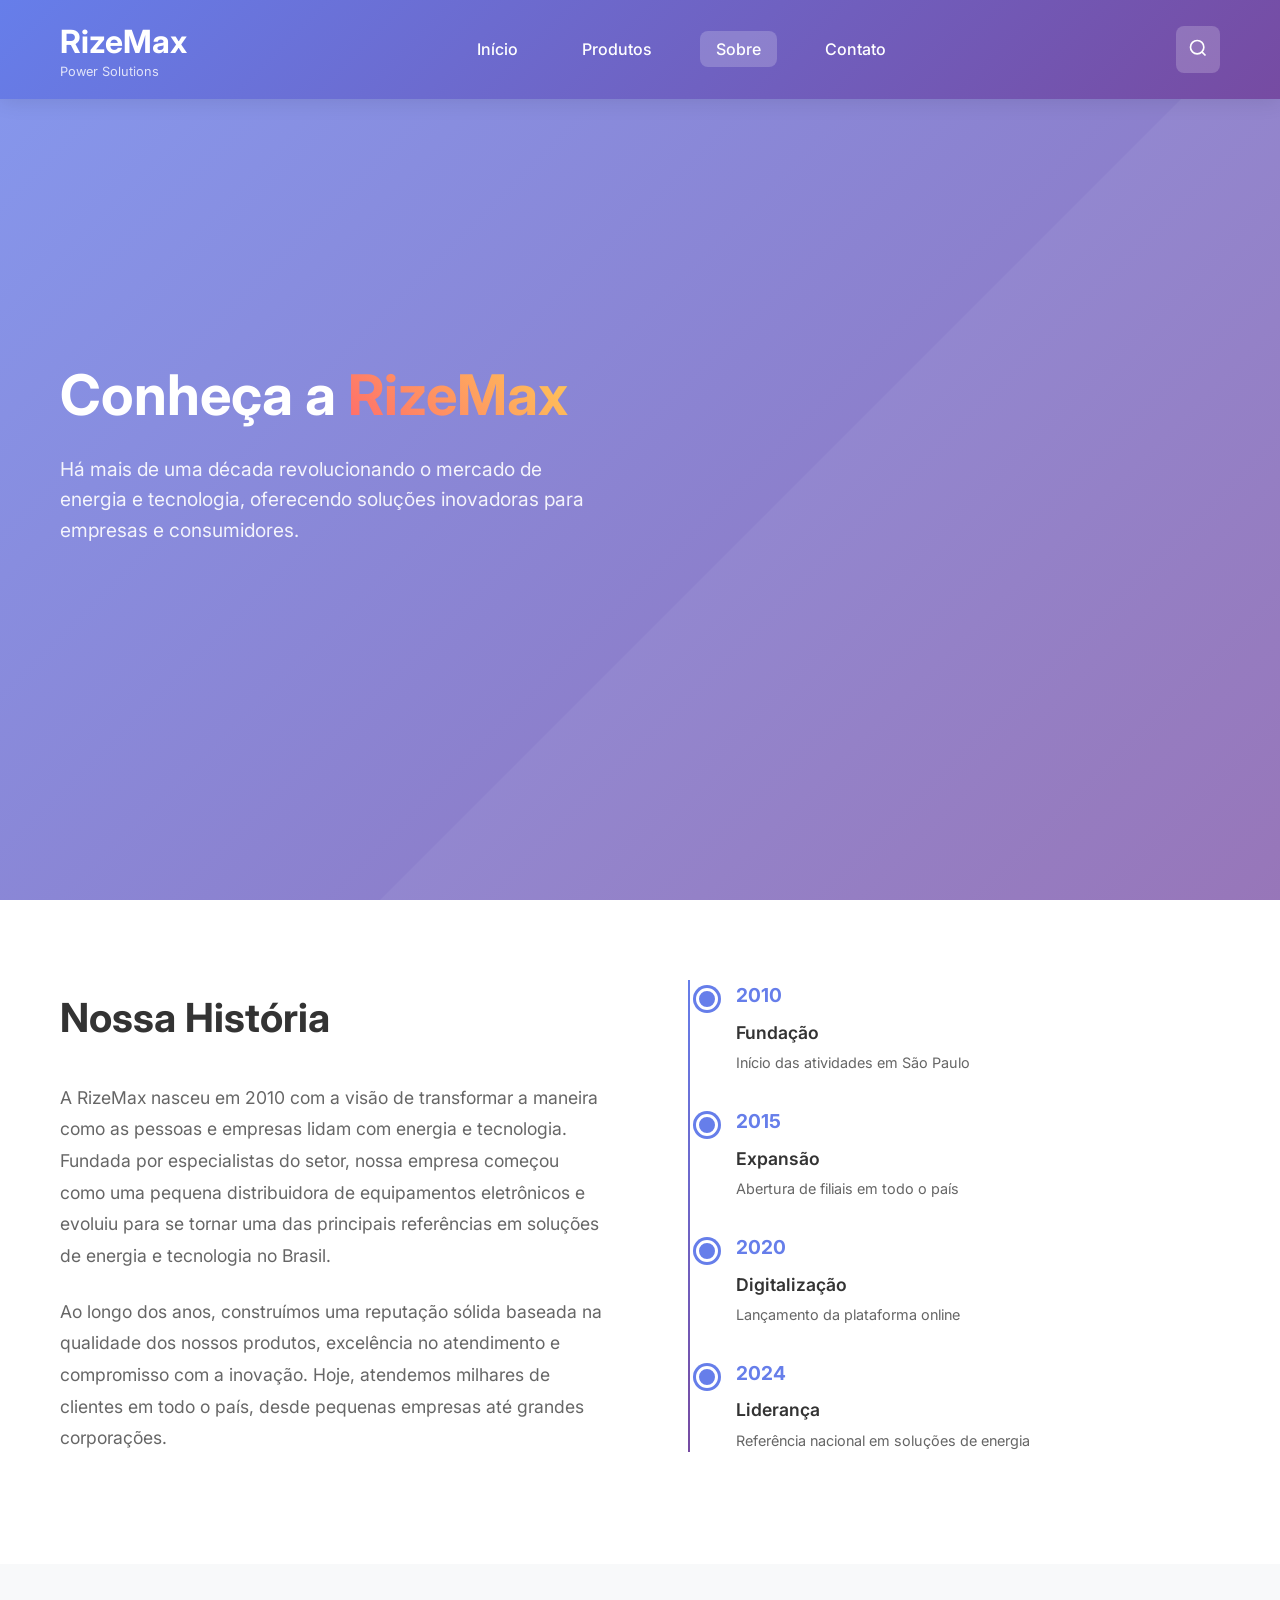
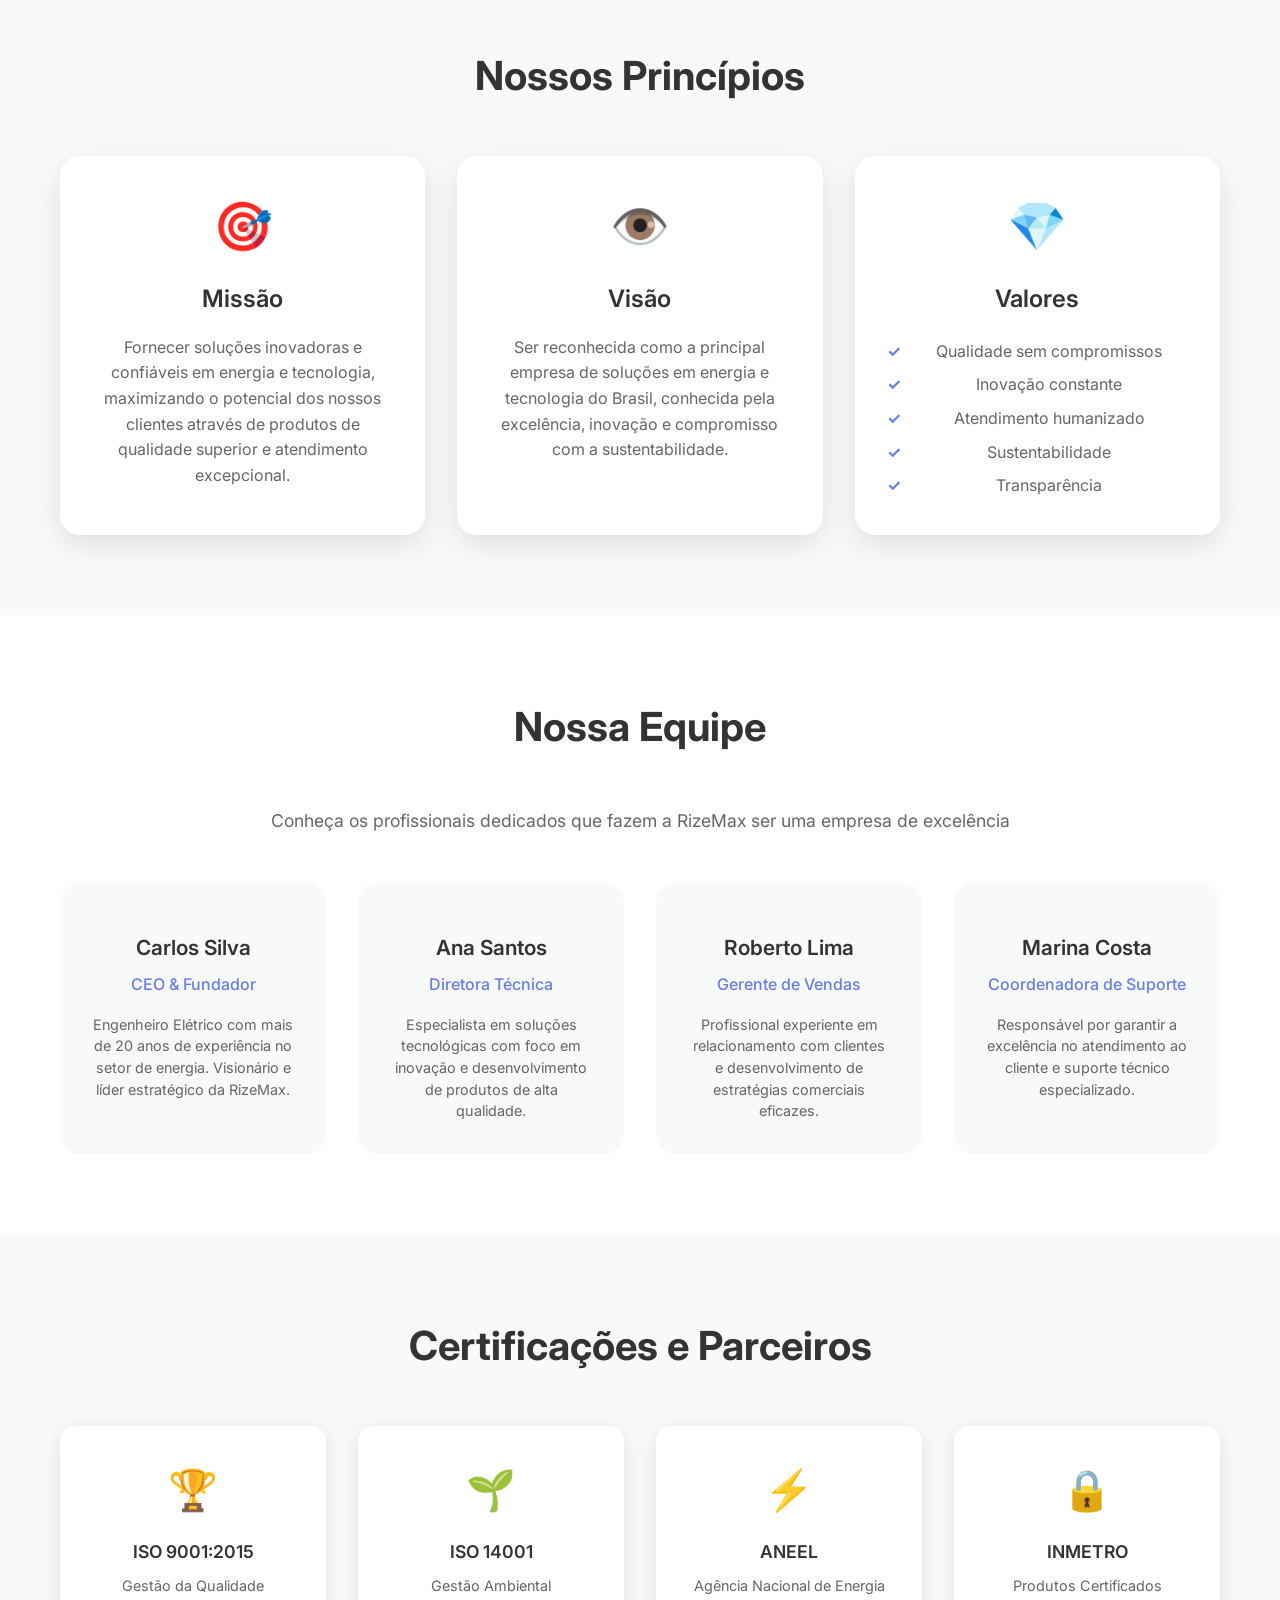
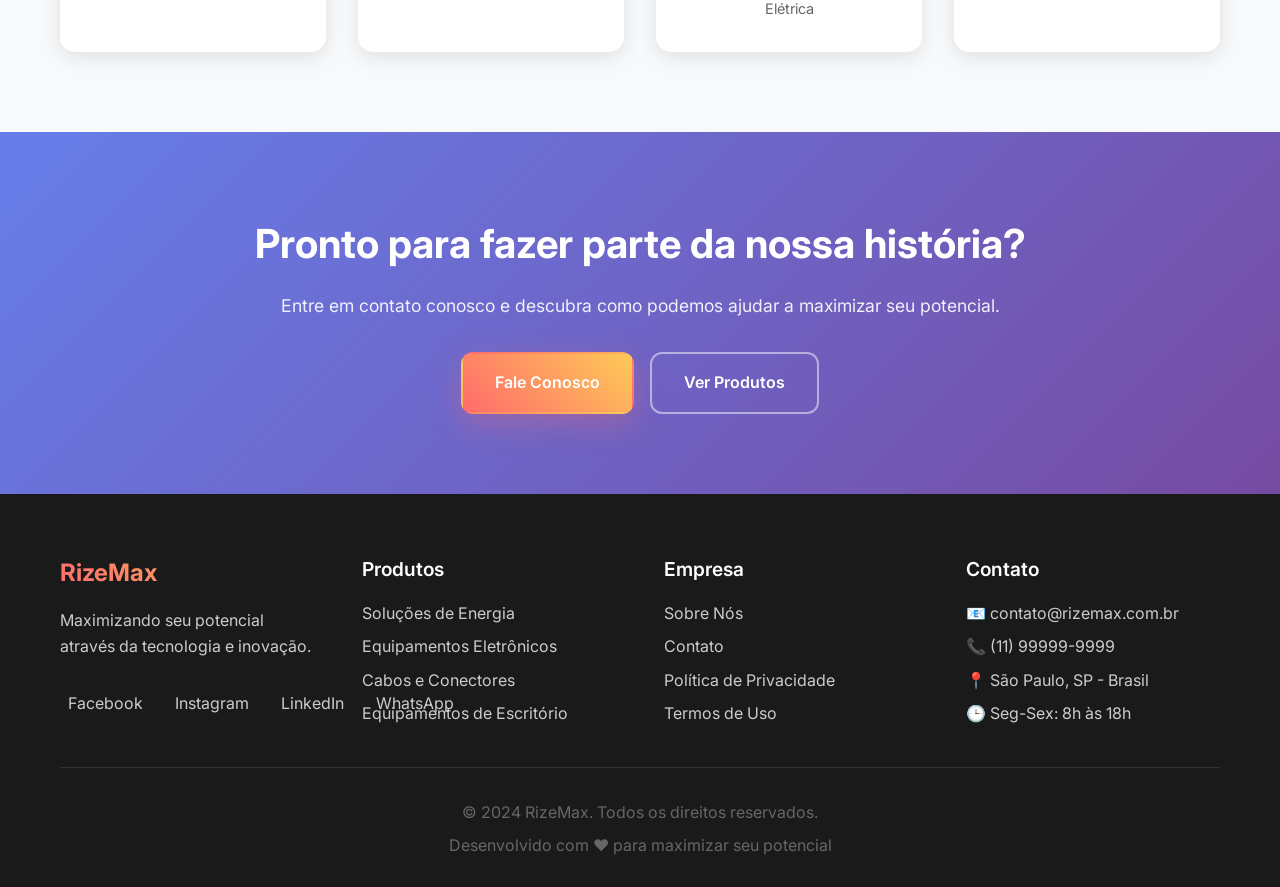
<file: sobre.html>
<!DOCTYPE html>
<html lang="pt-BR">
<head>
    <meta charset="UTF-8">
    <meta name="viewport" content="width=device-width, initial-scale=1.0">
    <title>Sobre Nós - RizeMax | Nossa História e Missão</title>
    <meta name="description" content="Conheça a RizeMax, nossa história, missão e compromisso em fornecer as melhores soluções em energia e tecnologia.">
    <link rel="stylesheet" href="css/style.css">
    <link rel="preconnect" href="https://fonts.googleapis.com">
    <link rel="preconnect" href="https://fonts.gstatic.com" crossorigin>
    <link href="https://fonts.googleapis.com/css2?family=Inter:wght@300;400;500;600;700&display=swap" rel="stylesheet">
</head>
<body>
    <!-- Header -->
    <header class="header">
        <div class="container">
            <div class="nav-wrapper">
                <div class="logo">
                    <h1><a href="index.html">RizeMax</a></h1>
                    <span class="tagline">Power Solutions</span>
                </div>
                
                <nav class="nav">
                    <ul class="nav-list">
                        <li><a href="index.html" class="nav-link">Início</a></li>
                        <li class="dropdown">
                            <a href="produtos.html" class="nav-link">Produtos</a>
                            <div class="dropdown-content">
                                <a href="produtos.html#energia">Soluções de Energia</a>
                                <a href="produtos.html#eletronicos">Equipamentos Eletrônicos</a>
                                <a href="produtos.html#acessorios">Acessórios</a>
                                <a href="produtos.html#novidades">Novidades</a>
                            </div>
                        </li>
                        <li><a href="sobre.html" class="nav-link active">Sobre</a></li>
                        <li><a href="contato.html" class="nav-link">Contato</a></li>
                    </ul>
                </nav>
                
                <div class="header-actions">
                    <button class="search-btn" onclick="toggleSearch()">
                        <svg width="20" height="20" viewBox="0 0 24 24" fill="none" stroke="currentColor" stroke-width="2">
                            <circle cx="11" cy="11" r="8"></circle>
                            <path d="m21 21-4.35-4.35"></path>
                        </svg>
                    </button>
                    <button class="mobile-menu-btn" onclick="toggleMobileMenu()">
                        <span></span>
                        <span></span>
                        <span></span>
                    </button>
                </div>
            </div>
            
            <!-- Search Bar -->
            <div class="search-bar" id="searchBar">
                <input type="text" placeholder="Buscar produtos..." class="search-input">
                <button class="search-submit">Buscar</button>
            </div>
        </div>
    </header>

    <!-- Hero Section -->
    <section class="hero">
        <div class="hero-background"></div>
        <div class="container">
            <div class="hero-content">
                <h1 class="hero-title">Conheça a <span class="highlight">RizeMax</span></h1>
                <p class="hero-description">
                    Há mais de uma década revolucionando o mercado de energia e tecnologia, 
                    oferecendo soluções inovadoras para empresas e consumidores.
                </p>
            </div>
        </div>
    </section>

    <!-- Nossa História -->
    <section class="story">
        <div class="container">
            <div class="story-content">
                <div class="story-text">
                    <h2>Nossa História</h2>
                    <p>
                        A RizeMax nasceu em 2010 com a visão de transformar a maneira como as pessoas 
                        e empresas lidam com energia e tecnologia. Fundada por especialistas do setor, 
                        nossa empresa começou como uma pequena distribuidora de equipamentos eletrônicos 
                        e evoluiu para se tornar uma das principais referências em soluções de energia 
                        e tecnologia no Brasil.
                    </p>
                    <p>
                        Ao longo dos anos, construímos uma reputação sólida baseada na qualidade dos 
                        nossos produtos, excelência no atendimento e compromisso com a inovação. 
                        Hoje, atendemos milhares de clientes em todo o país, desde pequenas empresas 
                        até grandes corporações.
                    </p>
                </div>
                <div class="story-image">
                    <div class="timeline">
                        <div class="timeline-item">
                            <div class="timeline-year">2010</div>
                            <div class="timeline-content">
                                <h4>Fundação</h4>
                                <p>Início das atividades em São Paulo</p>
                            </div>
                        </div>
                        <div class="timeline-item">
                            <div class="timeline-year">2015</div>
                            <div class="timeline-content">
                                <h4>Expansão</h4>
                                <p>Abertura de filiais em todo o país</p>
                            </div>
                        </div>
                        <div class="timeline-item">
                            <div class="timeline-year">2020</div>
                            <div class="timeline-content">
                                <h4>Digitalização</h4>
                                <p>Lançamento da plataforma online</p>
                            </div>
                        </div>
                        <div class="timeline-item">
                            <div class="timeline-year">2024</div>
                            <div class="timeline-content">
                                <h4>Liderança</h4>
                                <p>Referência nacional em soluções de energia</p>
                            </div>
                        </div>
                    </div>
                </div>
            </div>
        </div>
    </section>

    <!-- Missão, Visão e Valores -->
    <section class="values">
        <div class="container">
            <h2 class="section-title">Nossos Princípios</h2>
            <div class="values-grid">
                <div class="value-card">
                    <div class="value-icon">🎯</div>
                    <h3>Missão</h3>
                    <p>
                        Fornecer soluções inovadoras e confiáveis em energia e tecnologia, 
                        maximizando o potencial dos nossos clientes através de produtos 
                        de qualidade superior e atendimento excepcional.
                    </p>
                </div>
                
                <div class="value-card">
                    <div class="value-icon">👁️</div>
                    <h3>Visão</h3>
                    <p>
                        Ser reconhecida como a principal empresa de soluções em energia 
                        e tecnologia do Brasil, conhecida pela excelência, inovação e 
                        compromisso com a sustentabilidade.
                    </p>
                </div>
                
                <div class="value-card">
                    <div class="value-icon">💎</div>
                    <h3>Valores</h3>
                    <ul>
                        <li>Qualidade sem compromissos</li>
                        <li>Inovação constante</li>
                        <li>Atendimento humanizado</li>
                        <li>Sustentabilidade</li>
                        <li>Transparência</li>
                    </ul>
                </div>
            </div>
        </div>
    </section>

    <!-- Equipe -->
    <section class="team">
        <div class="container">
            <h2 class="section-title">Nossa Equipe</h2>
            <p class="team-description">
                Conheça os profissionais dedicados que fazem a RizeMax ser uma empresa de excelência
            </p>
            
            <div class="team-grid">
                <div class="team-member">
                    <div class="member-photo">👨‍💼</div>
                    <h3>Carlos Silva</h3>
                    <p class="member-role">CEO & Fundador</p>
                    <p class="member-description">
                        Engenheiro Elétrico com mais de 20 anos de experiência no setor de energia. 
                        Visionário e líder estratégico da RizeMax.
                    </p>
                </div>
                
                <div class="team-member">
                    <div class="member-photo">👩‍💼</div>
                    <h3>Ana Santos</h3>
                    <p class="member-role">Diretora Técnica</p>
                    <p class="member-description">
                        Especialista em soluções tecnológicas com foco em inovação e 
                        desenvolvimento de produtos de alta qualidade.
                    </p>
                </div>
                
                <div class="team-member">
                    <div class="member-photo">👨‍💻</div>
                    <h3>Roberto Lima</h3>
                    <p class="member-role">Gerente de Vendas</p>
                    <p class="member-description">
                        Profissional experiente em relacionamento com clientes e 
                        desenvolvimento de estratégias comerciais eficazes.
                    </p>
                </div>
                
                <div class="team-member">
                    <div class="member-photo">👩‍🔧</div>
                    <h3>Marina Costa</h3>
                    <p class="member-role">Coordenadora de Suporte</p>
                    <p class="member-description">
                        Responsável por garantir a excelência no atendimento ao cliente 
                        e suporte técnico especializado.
                    </p>
                </div>
            </div>
        </div>
    </section>

    <!-- Certificações -->
    <section class="certifications">
        <div class="container">
            <h2 class="section-title">Certificações e Parceiros</h2>
            <div class="certifications-grid">
                <div class="cert-item">
                    <div class="cert-icon">🏆</div>
                    <h4>ISO 9001:2015</h4>
                    <p>Gestão da Qualidade</p>
                </div>
                
                <div class="cert-item">
                    <div class="cert-icon">🌱</div>
                    <h4>ISO 14001</h4>
                    <p>Gestão Ambiental</p>
                </div>
                
                <div class="cert-item">
                    <div class="cert-icon">⚡</div>
                    <h4>ANEEL</h4>
                    <p>Agência Nacional de Energia Elétrica</p>
                </div>
                
                <div class="cert-item">
                    <div class="cert-icon">🔒</div>
                    <h4>INMETRO</h4>
                    <p>Produtos Certificados</p>
                </div>
            </div>
        </div>
    </section>

    <!-- CTA Section -->
    <section class="cta">
        <div class="container">
            <div class="cta-content">
                <h2>Pronto para fazer parte da nossa história?</h2>
                <p>Entre em contato conosco e descubra como podemos ajudar a maximizar seu potencial.</p>
                <div class="cta-actions">
                    <a href="contato.html" class="btn btn-primary">Fale Conosco</a>
                    <a href="produtos.html" class="btn btn-outline">Ver Produtos</a>
                </div>
            </div>
        </div>
    </section>

    <!-- Footer -->
    <footer class="footer">
        <div class="container">
            <div class="footer-content">
                <div class="footer-section">
                    <div class="footer-logo">
                        <h3>RizeMax</h3>
                        <p>Maximizando seu potencial através da tecnologia e inovação.</p>
                    </div>
                    <div class="social-links">
                        <a href="#" class="social-link">Facebook</a>
                        <a href="#" class="social-link">Instagram</a>
                        <a href="#" class="social-link">LinkedIn</a>
                        <a href="#" class="social-link">WhatsApp</a>
                    </div>
                </div>
                
                <div class="footer-section">
                    <h4>Produtos</h4>
                    <ul class="footer-links">
                        <li><a href="produtos.html#energia">Soluções de Energia</a></li>
                        <li><a href="produtos.html#eletronicos">Equipamentos Eletrônicos</a></li>
                        <li><a href="produtos.html#cabos">Cabos e Conectores</a></li>
                        <li><a href="produtos.html#escritorio">Equipamentos de Escritório</a></li>
                    </ul>
                </div>
                
                <div class="footer-section">
                    <h4>Empresa</h4>
                    <ul class="footer-links">
                        <li><a href="sobre.html">Sobre Nós</a></li>
                        <li><a href="contato.html">Contato</a></li>
                        <li><a href="#" data-policy="privacy">Política de Privacidade</a></li>
                        <li><a href="#" data-policy="terms">Termos de Uso</a></li>
                    </ul>
                </div>
                
                <div class="footer-section">
                    <h4>Contato</h4>
                    <div class="contact-info">
                        <p>📧 contato@rizemax.com.br</p>
                        <p>📞 (11) 99999-9999</p>
                        <p>📍 São Paulo, SP - Brasil</p>
                        <p>🕒 Seg-Sex: 8h às 18h</p>
                    </div>
                </div>
            </div>
            
            <div class="footer-bottom">
                <p>&copy; 2024 RizeMax. Todos os direitos reservados.</p>
                <p>Desenvolvido com ❤️ para maximizar seu potencial</p>
            </div>
        </div>
    </footer>

    <!-- JavaScript -->
    <script src="js/script.js"></script>
    <script src="images/placeholder-config.js"></script>
    
    <style>
        /* Estilos específicos da página Sobre */
        .logo a {
            color: inherit;
            text-decoration: none;
        }

        .story {
            padding: 80px 0;
            background: white;
        }

        .story-content {
            display: grid;
            grid-template-columns: 1fr 1fr;
            gap: 4rem;
            align-items: center;
        }

        .story-text h2 {
            font-size: 2.5rem;
            font-weight: 700;
            margin-bottom: 2rem;
            color: #333;
        }

        .story-text p {
            font-size: 1.1rem;
            line-height: 1.8;
            color: #666;
            margin-bottom: 1.5rem;
        }

        .timeline {
            position: relative;
            padding-left: 2rem;
        }

        .timeline::before {
            content: '';
            position: absolute;
            left: 1rem;
            top: 0;
            bottom: 0;
            width: 2px;
            background: linear-gradient(to bottom, #667eea, #764ba2);
        }

        .timeline-item {
            position: relative;
            margin-bottom: 2rem;
            padding-left: 2rem;
        }

        .timeline-item::before {
            content: '';
            position: absolute;
            left: -0.5rem;
            top: 0.5rem;
            width: 1rem;
            height: 1rem;
            background: #667eea;
            border-radius: 50%;
            border: 3px solid white;
            box-shadow: 0 0 0 3px #667eea;
        }

        .timeline-year {
            font-size: 1.2rem;
            font-weight: 700;
            color: #667eea;
            margin-bottom: 0.5rem;
        }

        .timeline-content h4 {
            font-size: 1.1rem;
            font-weight: 600;
            margin-bottom: 0.25rem;
            color: #333;
        }

        .timeline-content p {
            color: #666;
            font-size: 0.9rem;
        }

        .values {
            padding: 80px 0;
            background: #f8f9fa;
        }

        .values-grid {
            display: grid;
            grid-template-columns: repeat(auto-fit, minmax(300px, 1fr));
            gap: 2rem;
        }

        .value-card {
            background: white;
            padding: 2rem;
            border-radius: 20px;
            text-align: center;
            box-shadow: 0 10px 30px rgba(0,0,0,0.1);
            transition: transform 0.3s ease;
        }

        .value-card:hover {
            transform: translateY(-10px);
        }

        .value-icon {
            font-size: 3rem;
            margin-bottom: 1rem;
        }

        .value-card h3 {
            font-size: 1.5rem;
            font-weight: 600;
            margin-bottom: 1rem;
            color: #333;
        }

        .value-card p, .value-card ul {
            color: #666;
            line-height: 1.6;
        }

        .value-card ul {
            list-style: none;
            padding: 0;
        }

        .value-card li {
            padding: 0.25rem 0;
            position: relative;
            padding-left: 1.5rem;
        }

        .value-card li::before {
            content: '✓';
            position: absolute;
            left: 0;
            color: #667eea;
            font-weight: bold;
        }

        .team {
            padding: 80px 0;
            background: white;
        }

        .team-description {
            text-align: center;
            font-size: 1.1rem;
            color: #666;
            margin-bottom: 3rem;
        }

        .team-grid {
            display: grid;
            grid-template-columns: repeat(auto-fit, minmax(250px, 1fr));
            gap: 2rem;
        }

        .team-member {
            background: #f8f9fa;
            padding: 2rem;
            border-radius: 20px;
            text-align: center;
            transition: transform 0.3s ease;
        }

        .team-member:hover {
            transform: translateY(-5px);
        }

        .member-photo {
            font-size: 4rem;
            margin-bottom: 1rem;
        }

        .team-member h3 {
            font-size: 1.3rem;
            font-weight: 600;
            margin-bottom: 0.5rem;
            color: #333;
        }

        .member-role {
            color: #667eea;
            font-weight: 500;
            margin-bottom: 1rem;
        }

        .member-description {
            color: #666;
            font-size: 0.9rem;
            line-height: 1.5;
        }

        .certifications {
            padding: 80px 0;
            background: #f8f9fa;
        }

        .certifications-grid {
            display: grid;
            grid-template-columns: repeat(auto-fit, minmax(200px, 1fr));
            gap: 2rem;
        }

        .cert-item {
            background: white;
            padding: 2rem;
            border-radius: 15px;
            text-align: center;
            box-shadow: 0 5px 20px rgba(0,0,0,0.1);
        }

        .cert-icon {
            font-size: 2.5rem;
            margin-bottom: 1rem;
        }

        .cert-item h4 {
            font-size: 1.1rem;
            font-weight: 600;
            margin-bottom: 0.5rem;
            color: #333;
        }

        .cert-item p {
            color: #666;
            font-size: 0.9rem;
        }

        @media (max-width: 768px) {
            .story-content {
                grid-template-columns: 1fr;
                gap: 2rem;
            }

            .story-text h2 {
                font-size: 2rem;
            }

            .timeline {
                padding-left: 1rem;
            }

            .timeline-item {
                padding-left: 1.5rem;
            }

            .values-grid {
                grid-template-columns: 1fr;
            }

            .team-grid {
                grid-template-columns: repeat(auto-fit, minmax(200px, 1fr));
            }

            .certifications-grid {
                grid-template-columns: repeat(auto-fit, minmax(150px, 1fr));
            }
        }
    </style>
</body>
</html>
</file>
<file: css/style.css>
/* Reset e Base */
* {
    margin: 0;
    padding: 0;
    box-sizing: border-box;
}

html {
    font-size: 16px;
    scroll-behavior: smooth;
}

body {
    font-family: 'Inter', -apple-system, BlinkMacSystemFont, 'Segoe UI', Roboto, Oxygen, Ubuntu, Cantarell, sans-serif;
    line-height: 1.6;
    color: #333;
    overflow-x: hidden;
}

/* Container */
.container {
    max-width: 1200px;
    margin: 0 auto;
    padding: 0 20px;
}

/* Header */
.header {
    background: linear-gradient(135deg, #667eea 0%, #764ba2 100%);
    position: fixed;
    top: 0;
    left: 0;
    right: 0;
    z-index: 1000;
    box-shadow: 0 2px 20px rgba(0,0,0,0.1);
    backdrop-filter: blur(10px);
}

.nav-wrapper {
    display: flex;
    align-items: center;
    justify-content: space-between;
    padding: 1rem 0;
}

.logo h1 {
    color: white;
    font-size: 2rem;
    font-weight: 700;
    margin: 0;
}

.logo .tagline {
    color: rgba(255,255,255,0.8);
    font-size: 0.8rem;
    display: block;
    margin-top: -5px;
}

.nav-list {
    display: flex;
    list-style: none;
    gap: 2rem;
    margin: 0;
}

.nav-link {
    color: white;
    text-decoration: none;
    font-weight: 500;
    padding: 0.5rem 1rem;
    border-radius: 8px;
    transition: all 0.3s ease;
    position: relative;
}

.nav-link:hover,
.nav-link.active {
    background: rgba(255,255,255,0.2);
    transform: translateY(-2px);
}

.dropdown {
    position: relative;
}

.dropdown-content {
    position: absolute;
    top: 100%;
    left: 0;
    background: white;
    min-width: 200px;
    border-radius: 12px;
    box-shadow: 0 10px 30px rgba(0,0,0,0.1);
    opacity: 0;
    visibility: hidden;
    transform: translateY(10px);
    transition: all 0.3s ease;
    padding: 1rem 0;
}

.dropdown:hover .dropdown-content {
    opacity: 1;
    visibility: visible;
    transform: translateY(0);
}

.dropdown-content a {
    color: #333;
    padding: 0.75rem 1.5rem;
    display: block;
    text-decoration: none;
    transition: all 0.3s ease;
}

.dropdown-content a:hover {
    background: #f8f9fa;
    color: #667eea;
}

.header-actions {
    display: flex;
    align-items: center;
    gap: 1rem;
}

.search-btn,
.mobile-menu-btn {
    background: rgba(255,255,255,0.2);
    border: none;
    color: white;
    padding: 0.75rem;
    border-radius: 8px;
    cursor: pointer;
    transition: all 0.3s ease;
}

.search-btn:hover,
.mobile-menu-btn:hover {
    background: rgba(255,255,255,0.3);
    transform: scale(1.05);
}

.mobile-menu-btn {
    display: none;
    flex-direction: column;
    gap: 3px;
}

.mobile-menu-btn span {
    width: 20px;
    height: 2px;
    background: white;
    transition: all 0.3s ease;
}

.search-bar {
    display: none;
    padding: 1rem 0;
    border-top: 1px solid rgba(255,255,255,0.2);
    margin-top: 1rem;
}

.search-bar.active {
    display: flex;
    animation: slideDown 0.3s ease;
}

.search-input {
    flex: 1;
    padding: 0.75rem 1rem;
    border: none;
    border-radius: 8px 0 0 8px;
    font-size: 1rem;
    outline: none;
}

.search-submit {
    background: #ff6b6b;
    color: white;
    border: none;
    padding: 0.75rem 1.5rem;
    border-radius: 0 8px 8px 0;
    cursor: pointer;
    font-weight: 600;
    transition: all 0.3s ease;
}

.search-submit:hover {
    background: #ff5252;
}

/* Hero Section */
.hero {
    background: linear-gradient(135deg, #667eea 0%, #764ba2 100%);
    padding: 120px 0 80px;
    min-height: 100vh;
    display: flex;
    align-items: center;
    position: relative;
    overflow: hidden;
}

.hero-background {
    position: absolute;
    top: 0;
    left: 0;
    right: 0;
    bottom: 0;
    background: url('data:image/svg+xml,<svg xmlns="http://www.w3.org/2000/svg" viewBox="0 0 1000 1000"><polygon fill="rgba(255,255,255,0.05)" points="0,1000 1000,0 1000,1000"/></svg>');
    background-size: cover;
}

.hero .container {
    display: grid;
    grid-template-columns: 1fr 1fr;
    gap: 4rem;
    align-items: center;
    position: relative;
    z-index: 2;
}

.hero-title {
    font-size: 3.5rem;
    font-weight: 700;
    color: white;
    line-height: 1.2;
    margin-bottom: 1.5rem;
}

.highlight {
    background: linear-gradient(45deg, #ff6b6b, #feca57);
    -webkit-background-clip: text;
    -webkit-text-fill-color: transparent;
    background-clip: text;
}

.hero-description {
    font-size: 1.2rem;
    color: rgba(255,255,255,0.9);
    margin-bottom: 2rem;
    line-height: 1.6;
}

.hero-actions {
    display: flex;
    gap: 1rem;
    flex-wrap: wrap;
}

.btn {
    padding: 1rem 2rem;
    border-radius: 12px;
    text-decoration: none;
    font-weight: 600;
    font-size: 1rem;
    transition: all 0.3s ease;
    display: inline-flex;
    align-items: center;
    gap: 0.5rem;
    border: 2px solid transparent;
    cursor: pointer;
}

.btn-primary {
    background: linear-gradient(45deg, #ff6b6b, #feca57);
    color: white;
    box-shadow: 0 10px 30px rgba(255,107,107,0.3);
}

.btn-primary:hover {
    transform: translateY(-3px);
    box-shadow: 0 15px 40px rgba(255,107,107,0.4);
}

.btn-secondary {
    background: rgba(255,255,255,0.2);
    color: white;
    border: 2px solid rgba(255,255,255,0.3);
    backdrop-filter: blur(10px);
}

.btn-secondary:hover {
    background: rgba(255,255,255,0.3);
    transform: translateY(-3px);
}

.btn-outline {
    background: transparent;
    color: white;
    border: 2px solid rgba(255,255,255,0.5);
}

.btn-outline:hover {
    background: rgba(255,255,255,0.1);
    transform: translateY(-3px);
}

.hero-card {
    background: rgba(255,255,255,0.1);
    backdrop-filter: blur(20px);
    border-radius: 20px;
    padding: 2rem;
    text-align: center;
    border: 1px solid rgba(255,255,255,0.2);
    animation: float 6s ease-in-out infinite;
}

.card-icon {
    font-size: 3rem;
    margin-bottom: 1rem;
}

.hero-card h3 {
    color: white;
    font-size: 1.5rem;
    margin-bottom: 0.5rem;
}

.hero-card p {
    color: rgba(255,255,255,0.8);
}

/* Categories Section */
.categories {
    padding: 80px 0;
    background: #f8f9fa;
}

.section-title {
    text-align: center;
    font-size: 2.5rem;
    font-weight: 700;
    margin-bottom: 3rem;
    color: #333;
}

.categories-grid {
    display: grid;
    grid-template-columns: repeat(auto-fit, minmax(300px, 1fr));
    gap: 2rem;
}

.category-card {
    background: white;
    border-radius: 20px;
    padding: 2rem;
    text-align: center;
    box-shadow: 0 10px 30px rgba(0,0,0,0.1);
    transition: all 0.3s ease;
    cursor: pointer;
    position: relative;
    overflow: hidden;
}

.category-card::before {
    content: '';
    position: absolute;
    top: 0;
    left: -100%;
    width: 100%;
    height: 100%;
    background: linear-gradient(90deg, transparent, rgba(255,255,255,0.4), transparent);
    transition: left 0.5s;
}

.category-card:hover::before {
    left: 100%;
}

.category-card:hover {
    transform: translateY(-10px);
    box-shadow: 0 20px 50px rgba(0,0,0,0.15);
}

.category-icon {
    font-size: 3rem;
    margin-bottom: 1rem;
}

.category-card h3 {
    font-size: 1.3rem;
    font-weight: 600;
    margin-bottom: 0.5rem;
    color: #333;
}

.category-card p {
    color: #666;
    margin-bottom: 1rem;
}

.category-arrow {
    font-size: 1.5rem;
    color: #667eea;
    font-weight: bold;
    transition: all 0.3s ease;
}

.category-card:hover .category-arrow {
    transform: translateX(10px);
}

/* Features Section */
.features {
    padding: 80px 0;
    background: white;
}

.features-content {
    display: grid;
    grid-template-columns: 1fr 1fr;
    gap: 4rem;
    align-items: center;
}

.features-text h2 {
    font-size: 2.5rem;
    font-weight: 700;
    margin-bottom: 1rem;
    color: #333;
}

.features-text > p {
    font-size: 1.1rem;
    color: #666;
    margin-bottom: 2rem;
}

.features-list {
    display: flex;
    flex-direction: column;
    gap: 1.5rem;
}

.feature-item {
    display: flex;
    align-items: flex-start;
    gap: 1rem;
    padding: 1rem;
    border-radius: 12px;
    transition: all 0.3s ease;
}

.feature-item:hover {
    background: #f8f9fa;
    transform: translateX(10px);
}

.feature-icon {
    font-size: 1.5rem;
    width: 50px;
    height: 50px;
    display: flex;
    align-items: center;
    justify-content: center;
    background: linear-gradient(45deg, #667eea, #764ba2);
    border-radius: 12px;
    color: white;
    flex-shrink: 0;
}

.feature-item h4 {
    font-size: 1.2rem;
    font-weight: 600;
    margin-bottom: 0.5rem;
    color: #333;
}

.feature-item p {
    color: #666;
}

.stats-card {
    background: linear-gradient(135deg, #667eea 0%, #764ba2 100%);
    border-radius: 20px;
    padding: 2rem;
    color: white;
    display: grid;
    grid-template-columns: 1fr 1fr;
    gap: 2rem;
    box-shadow: 0 20px 50px rgba(102, 126, 234, 0.3);
}

.stat {
    text-align: center;
}

.stat h3 {
    font-size: 2.5rem;
    font-weight: 700;
    margin-bottom: 0.5rem;
}

.stat p {
    color: rgba(255,255,255,0.8);
    font-size: 0.9rem;
}

/* CTA Section */
.cta {
    padding: 80px 0;
    background: linear-gradient(135deg, #667eea 0%, #764ba2 100%);
    color: white;
    text-align: center;
}

.cta-content h2 {
    font-size: 2.5rem;
    font-weight: 700;
    margin-bottom: 1rem;
}

.cta-content p {
    font-size: 1.1rem;
    margin-bottom: 2rem;
    color: rgba(255,255,255,0.9);
}

.cta-actions {
    display: flex;
    justify-content: center;
    gap: 1rem;
    flex-wrap: wrap;
}

/* Footer */
.footer {
    background: #1a1a1a;
    color: white;
    padding: 60px 0 20px;
}

.footer-content {
    display: grid;
    grid-template-columns: repeat(auto-fit, minmax(250px, 1fr));
    gap: 3rem;
    margin-bottom: 2rem;
}

.footer-logo h3 {
    font-size: 1.5rem;
    font-weight: 700;
    margin-bottom: 1rem;
    background: linear-gradient(45deg, #ff6b6b, #feca57);
    -webkit-background-clip: text;
    -webkit-text-fill-color: transparent;
    background-clip: text;
}

.footer-logo p {
    color: #ccc;
    margin-bottom: 1.5rem;
}

.social-links {
    display: flex;
    gap: 1rem;
}

.social-link {
    color: #ccc;
    text-decoration: none;
    padding: 0.5rem;
    border-radius: 8px;
    transition: all 0.3s ease;
}

.social-link:hover {
    color: #667eea;
    background: rgba(102, 126, 234, 0.1);
}

.footer-section h4 {
    font-size: 1.2rem;
    font-weight: 600;
    margin-bottom: 1rem;
    color: white;
}

.footer-links {
    list-style: none;
}

.footer-links li {
    margin-bottom: 0.5rem;
}

.footer-links a {
    color: #ccc;
    text-decoration: none;
    transition: all 0.3s ease;
}

.footer-links a:hover {
    color: #667eea;
}

.contact-info p {
    color: #ccc;
    margin-bottom: 0.5rem;
}

.footer-bottom {
    border-top: 1px solid #333;
    padding-top: 2rem;
    text-align: center;
    color: #666;
}

.footer-bottom p {
    margin-bottom: 0.5rem;
}

/* Animations */
@keyframes float {
    0%, 100% { transform: translateY(0px); }
    50% { transform: translateY(-20px); }
}

@keyframes slideDown {
    from {
        opacity: 0;
        transform: translateY(-20px);
    }
    to {
        opacity: 1;
        transform: translateY(0);
    }
}

/* Responsive Design */
@media (max-width: 768px) {
    .nav-list {
        display: none;
    }
    
    .mobile-menu-btn {
        display: flex;
    }
    
    .hero .container {
        grid-template-columns: 1fr;
        gap: 2rem;
        text-align: center;
    }
    
    .hero-title {
        font-size: 2.5rem;
    }
    
    .features-content {
        grid-template-columns: 1fr;
        gap: 2rem;
    }
    
    .categories-grid {
        grid-template-columns: 1fr;
    }
    
    .stats-card {
        grid-template-columns: 1fr;
    }
    
    .cta-actions {
        flex-direction: column;
        align-items: center;
    }
    
    .hero-actions {
        justify-content: center;
    }
    
    .footer-content {
        grid-template-columns: 1fr;
        text-align: center;
    }
}

@media (max-width: 480px) {
    .container {
        padding: 0 15px;
    }
    
    .hero-title {
        font-size: 2rem;
    }
    
    .section-title {
        font-size: 2rem;
    }
    
    .btn {
        padding: 0.75rem 1.5rem;
        font-size: 0.9rem;
    }
    
    .category-card,
    .hero-card {
        padding: 1.5rem;
    }
}
</file>
<file: css/produtos.css>
/* Estilos específicos da página de produtos */

/* Logo link */
.logo a {
    color: inherit;
    text-decoration: none;
}

/* Breadcrumb */
.breadcrumb {
    background: #f8f9fa;
    padding: 1rem 0;
    margin-top: 80px;
}

.breadcrumb-nav {
    display: flex;
    align-items: center;
    gap: 0.5rem;
    font-size: 0.9rem;
}

.breadcrumb-nav a {
    color: #667eea;
    text-decoration: none;
    transition: color 0.3s ease;
}

.breadcrumb-nav a:hover {
    color: #5a6fd8;
}

.separator {
    color: #666;
}

.current {
    color: #333;
    font-weight: 500;
}

/* Page Header */
.page-header {
    background: linear-gradient(135deg, #667eea 0%, #764ba2 100%);
    color: white;
    padding: 60px 0;
    text-align: center;
}

.page-header h1 {
    font-size: 3rem;
    font-weight: 700;
    margin-bottom: 1rem;
}

.page-header p {
    font-size: 1.2rem;
    color: rgba(255,255,255,0.9);
}

/* Filters */
.filters {
    background: white;
    padding: 2rem 0;
    border-bottom: 1px solid #eee;
    position: sticky;
    top: 80px;
    z-index: 100;
}

.filters-wrapper {
    display: flex;
    align-items: center;
    gap: 2rem;
    flex-wrap: wrap;
}

.filter-group {
    display: flex;
    align-items: center;
    gap: 0.5rem;
}

.filter-group label {
    font-weight: 500;
    color: #333;
    white-space: nowrap;
}

.filter-group select {
    padding: 0.5rem 1rem;
    border: 2px solid #e1e5e9;
    border-radius: 8px;
    background: white;
    font-size: 0.9rem;
    min-width: 160px;
    cursor: pointer;
    transition: all 0.3s ease;
}

.filter-group select:focus {
    outline: none;
    border-color: #667eea;
    box-shadow: 0 0 0 3px rgba(102, 126, 234, 0.1);
}

.clear-filters {
    background: #ff6b6b;
    color: white;
    border: none;
    padding: 0.5rem 1rem;
    border-radius: 8px;
    font-weight: 500;
    cursor: pointer;
    transition: all 0.3s ease;
}

.clear-filters:hover {
    background: #ff5252;
    transform: translateY(-2px);
}

/* Products Section */
.products {
    padding: 3rem 0;
    background: #f8f9fa;
}

.category-section {
    margin-bottom: 4rem;
}

.category-section:last-child {
    margin-bottom: 0;
}

.category-title {
    font-size: 2rem;
    font-weight: 700;
    margin-bottom: 2rem;
    color: #333;
    display: flex;
    align-items: center;
    gap: 0.5rem;
}

.products-grid {
    display: grid;
    grid-template-columns: repeat(auto-fill, minmax(300px, 1fr));
    gap: 2rem;
}

/* Product Cards */
.product-card {
    background: white;
    border-radius: 20px;
    overflow: hidden;
    box-shadow: 0 10px 30px rgba(0,0,0,0.1);
    transition: all 0.3s ease;
    position: relative;
    border: 2px solid transparent;
}

.product-card:hover {
    transform: translateY(-10px);
    box-shadow: 0 20px 50px rgba(0,0,0,0.15);
    border-color: #667eea;
}

.product-card.hidden {
    display: none;
}

.product-image {
    position: relative;
    height: 200px;
    background: linear-gradient(135deg, #667eea 0%, #764ba2 100%);
    display: flex;
    align-items: center;
    justify-content: center;
    overflow: hidden;
}

.placeholder-image {
    font-size: 4rem;
    color: white;
    opacity: 0.8;
}

.product-badge {
    position: absolute;
    top: 1rem;
    right: 1rem;
    background: #ff6b6b;
    color: white;
    padding: 0.25rem 0.75rem;
    border-radius: 20px;
    font-size: 0.8rem;
    font-weight: 600;
    text-transform: uppercase;
    letter-spacing: 0.5px;
}

.product-badge.new {
    background: #4ecdc4;
}

.product-info {
    padding: 1.5rem;
}

.product-name {
    font-size: 1.2rem;
    font-weight: 600;
    margin-bottom: 0.5rem;
    color: #333;
    line-height: 1.3;
}

.product-description {
    color: #666;
    font-size: 0.9rem;
    line-height: 1.5;
    margin-bottom: 1rem;
}

.product-price {
    margin-bottom: 1.5rem;
    display: flex;
    align-items: baseline;
    gap: 0.5rem;
}

.current-price {
    font-size: 1.4rem;
    font-weight: 700;
    color: #667eea;
}

.old-price {
    font-size: 1rem;
    color: #999;
    text-decoration: line-through;
}

.product-actions {
    display: flex;
    gap: 0.5rem;
    align-items: center;
}

.product-actions .btn {
    flex: 1;
    padding: 0.75rem 1rem;
    font-size: 0.9rem;
    justify-content: center;
}

.btn-icon {
    background: #f8f9fa;
    border: 2px solid #e1e5e9;
    color: #666;
    padding: 0.75rem;
    border-radius: 12px;
    cursor: pointer;
    transition: all 0.3s ease;
    display: flex;
    align-items: center;
    justify-content: center;
    flex-shrink: 0;
}

.btn-icon:hover {
    background: #667eea;
    border-color: #667eea;
    color: white;
    transform: scale(1.1);
}

.btn-icon.active {
    background: #ff6b6b;
    border-color: #ff6b6b;
    color: white;
}

/* Loading States */
.products-loading {
    text-align: center;
    padding: 4rem 0;
    color: #666;
}

.loading-spinner {
    width: 40px;
    height: 40px;
    border: 4px solid #f3f3f3;
    border-top: 4px solid #667eea;
    border-radius: 50%;
    animation: spin 1s linear infinite;
    margin: 0 auto 1rem;
}

@keyframes spin {
    0% { transform: rotate(0deg); }
    100% { transform: rotate(360deg); }
}

/* Empty State */
.no-products {
    text-align: center;
    padding: 4rem 0;
    color: #666;
}

.no-products h3 {
    font-size: 1.5rem;
    margin-bottom: 1rem;
    color: #333;
}

.no-products p {
    font-size: 1.1rem;
    margin-bottom: 2rem;
}

/* Animations */
.product-card.animate-in {
    animation: slideInUp 0.6s ease forwards;
}

@keyframes slideInUp {
    from {
        opacity: 0;
        transform: translateY(30px);
    }
    to {
        opacity: 1;
        transform: translateY(0);
    }
}

/* Filter animation */
.product-card.filter-out {
    animation: fadeOut 0.3s ease forwards;
}

.product-card.filter-in {
    animation: fadeIn 0.3s ease forwards;
}

@keyframes fadeOut {
    from {
        opacity: 1;
        transform: scale(1);
    }
    to {
        opacity: 0;
        transform: scale(0.9);
    }
}

@keyframes fadeIn {
    from {
        opacity: 0;
        transform: scale(0.9);
    }
    to {
        opacity: 1;
        transform: scale(1);
    }
}

/* Responsive Design */
@media (max-width: 768px) {
    .page-header h1 {
        font-size: 2.5rem;
    }
    
    .filters-wrapper {
        flex-direction: column;
        align-items: stretch;
        gap: 1rem;
    }
    
    .filter-group {
        flex-direction: column;
        align-items: stretch;
        gap: 0.25rem;
    }
    
    .filter-group select {
        min-width: auto;
        width: 100%;
    }
    
    .products-grid {
        grid-template-columns: 1fr;
        gap: 1.5rem;
    }
    
    .product-actions {
        flex-direction: column;
        gap: 0.75rem;
    }
    
    .product-actions .btn {
        flex: none;
    }
    
    .category-title {
        font-size: 1.75rem;
    }
}

@media (max-width: 480px) {
    .breadcrumb-nav {
        font-size: 0.8rem;
    }
    
    .page-header {
        padding: 40px 0;
    }
    
    .page-header h1 {
        font-size: 2rem;
    }
    
    .page-header p {
        font-size: 1rem;
    }
    
    .filters {
        padding: 1.5rem 0;
    }
    
    .products {
        padding: 2rem 0;
    }
    
    .category-section {
        margin-bottom: 3rem;
    }
    
    .product-info {
        padding: 1rem;
    }
    
    .category-title {
        font-size: 1.5rem;
        margin-bottom: 1.5rem;
    }
}
</file>
